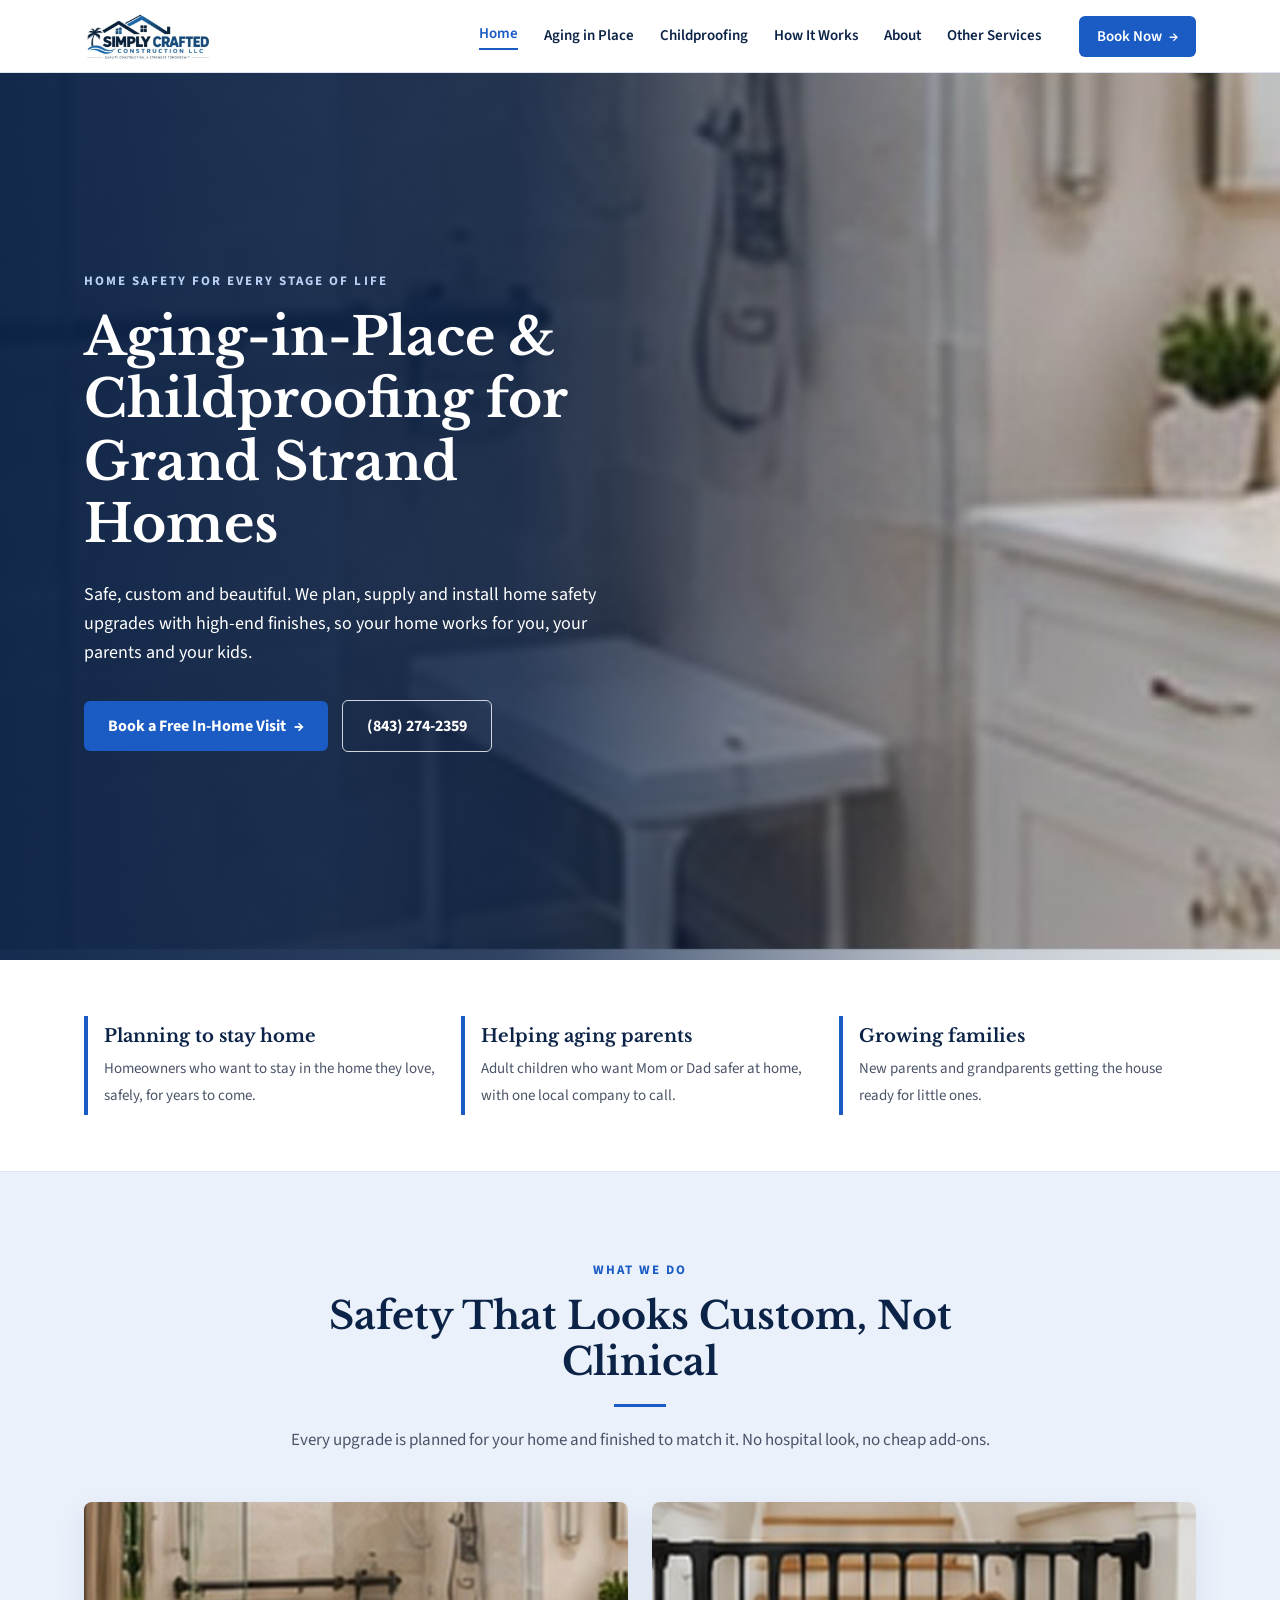
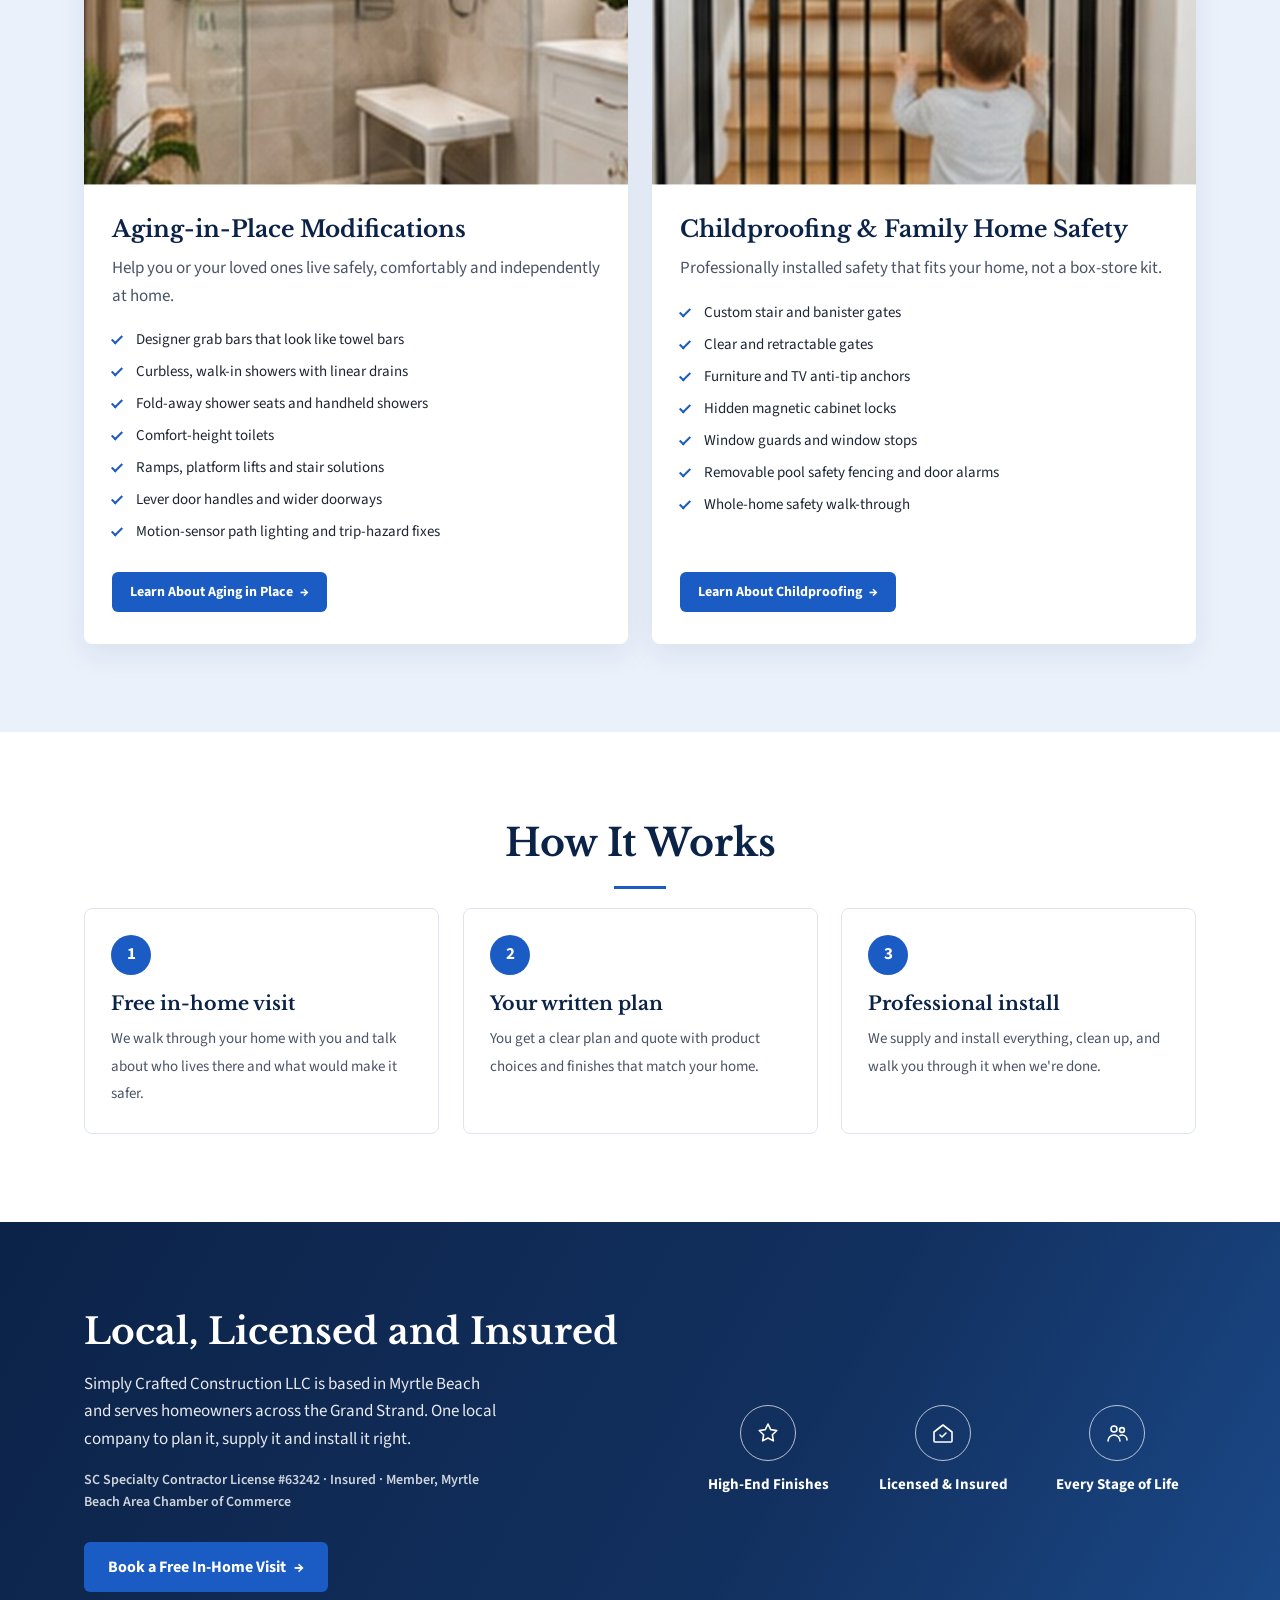
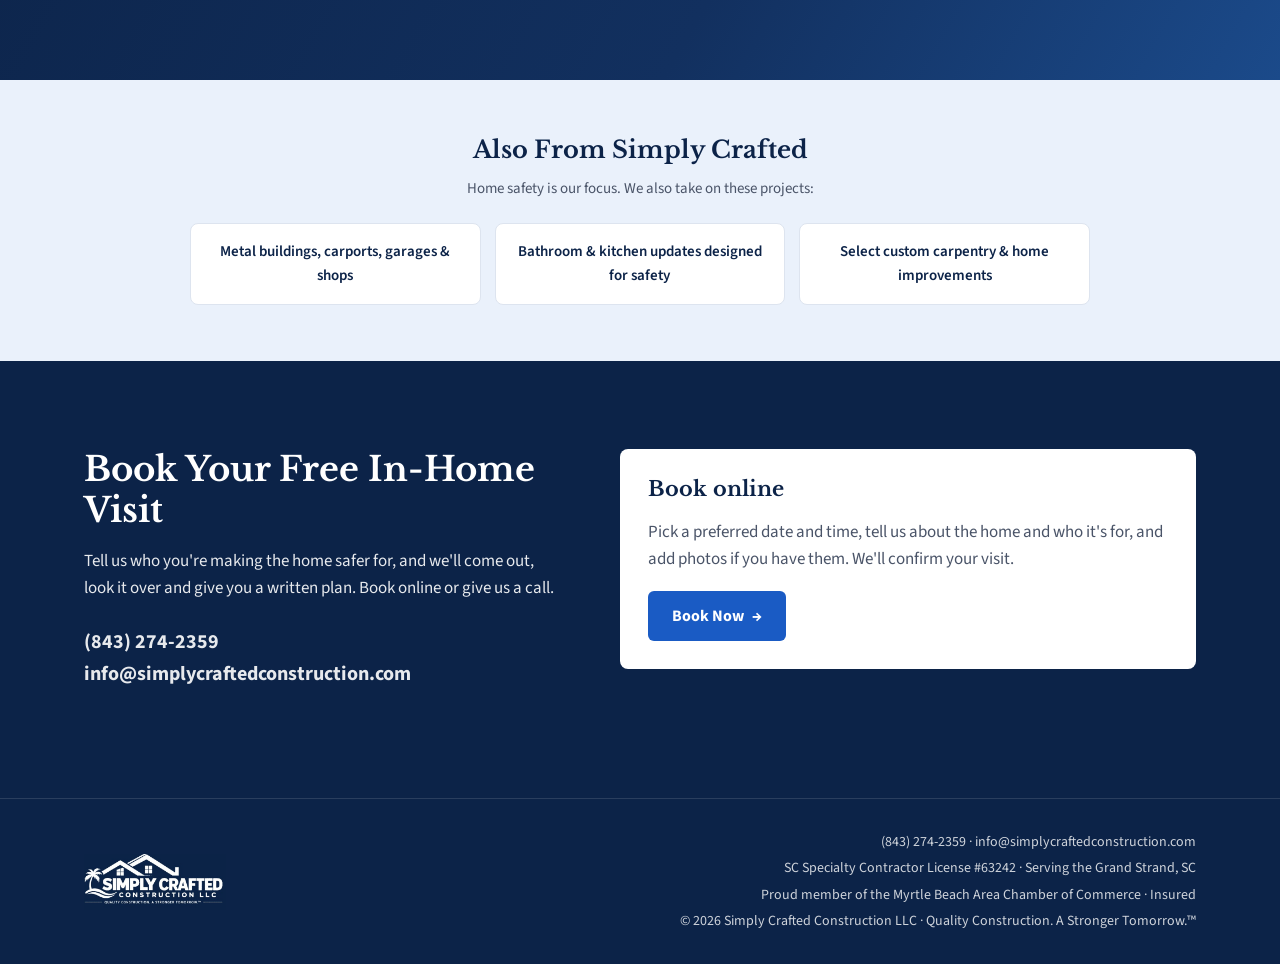
<file: index.html>
<!doctype html>
<html lang="en">
<head>
<!-- Google tag (Analytics) -->
<script async src="https://www.googletagmanager.com/gtm.js?id=GTM-NZPQBCB5"></script>
<script>
  window.dataLayer = window.dataLayer || [];
  function gtag(){dataLayer.push(arguments);}
  gtag('js', new Date());
</script>
<meta charset="utf-8">
<meta name="viewport" content="width=device-width, initial-scale=1">
<title>Aging-in-Place &amp; Childproofing Contractor | Grand Strand, SC | Simply Crafted Construction LLC</title>
<link rel="canonical" href="https://simplycraftedconstruction.com/">
<meta name="description" content="Aging-in-place modifications and childproofing for Grand Strand homes, with high-end, custom finishes. Licensed SC contractor #63242. Free in-home estimate from Simply Crafted Construction LLC.">
<link rel="icon" href="images/logo.png">
<link rel="preconnect" href="https://fonts.googleapis.com">
<link rel="preconnect" href="https://fonts.gstatic.com" crossorigin>
<link href="https://fonts.googleapis.com/css2?family=Libre+Baskerville:wght@400;700&family=Source+Sans+3:wght@400;600;700&display=swap" rel="stylesheet">
<link rel="stylesheet" href="styles.css">
<style>
  /* New-homepage additions (preview) */
  html, body { overflow-x: clip; }
  .hero { background-image: url(images/aging.jpg); }
  .hero .eyebrow-light { text-transform: uppercase; letter-spacing: .16em; font-weight: 700; font-size: 13px; color: #b9d0f5; margin: 0 0 14px; }
  .hero-actions { display: flex; flex-wrap: wrap; gap: 14px; align-items: center; }
  .btn-ghost { background: transparent; border: 1.5px solid rgba(255,255,255,.8); }
  .btn-ghost:hover { background: rgba(255,255,255,.12); }
  .who { padding: 56px 0; border-bottom: 1px solid var(--line); }
  .who-grid { display: grid; grid-template-columns: repeat(3, 1fr); gap: 20px; }
  .who-grid div { border-left: 4px solid var(--blue); padding: 6px 0 6px 16px; }
  .who-grid b { display: block; font-family: var(--serif); color: var(--navy); font-size: 18px; margin-bottom: 4px; }
  .who-grid span { color: var(--muted); font-size: 15px; }
  .card .checks { grid-template-columns: 1fr; }
  .steps { list-style: none; padding: 0; margin: 0; display: grid; grid-template-columns: repeat(3, 1fr); gap: 24px; counter-reset: step; }
  .steps li { background: var(--white); border: 1px solid var(--line); border-radius: var(--radius); padding: 26px; counter-increment: step; }
  .steps li::before { content: counter(step); display: grid; place-items: center; width: 40px; height: 40px; border-radius: 50%; background: var(--blue); color: #fff; font-weight: 700; margin-bottom: 14px; }
  .steps b { display: block; font-family: var(--serif); color: var(--navy); font-size: 19px; margin-bottom: 6px; }
  .steps span { color: var(--muted); font-size: 15px; }
  .also { background: var(--tint); padding: 56px 0; }
  .also h2 { font-size: 24px; text-align: center; }
  .also p.small { text-align: center; color: var(--muted); max-width: 620px; margin: 0 auto 22px; font-size: 15px; }
  .also-list { list-style: none; padding: 0; margin: 0 auto; max-width: 900px; display: grid; grid-template-columns: repeat(3, 1fr); gap: 14px; }
  .also-list li { background: var(--white); border: 1px solid var(--line); border-radius: var(--radius); padding: 16px; text-align: center; font-weight: 600; color: var(--navy); font-size: 15px; }
  @media (max-width: 1000px) { .who-grid, .steps, .also-list { grid-template-columns: 1fr; } }
</style>
<script>
  if ("IntersectionObserver" in window && !matchMedia("(prefers-reduced-motion: reduce)").matches) {
    document.documentElement.classList.add("reveal-on");
    setTimeout(function () { if (!window.__revealReady) document.documentElement.classList.remove("reveal-on"); }, 3000);
  }
</script>
<script src="reveal.js" defer></script>
</head>
<body>

<header class="site-header">
  <div class="wrap header-inner">
    <a href="#top" class="brand" aria-label="Simply Crafted Construction LLC home">
      <img src="images/logo.png" alt="Simply Crafted Construction LLC" width="138" height="57">
    </a>
    <button class="menu-toggle" aria-expanded="false" aria-controls="site-nav" aria-label="Open menu">
      <span></span><span></span><span></span>
    </button>
    <nav id="site-nav" class="site-nav">
      <a href="#top" class="active">Home</a>
      <a href="aging-in-place-myrtle-beach.html">Aging in Place</a>
      <a href="childproofing-myrtle-beach.html">Childproofing</a>
      <a href="#how">How It Works</a>
      <a href="#about">About</a>
      <a href="#also">Other Services</a>
      <a href="book.html" class="btn btn-sm nav-cta">Book Now <span aria-hidden="true">→</span></a>
    </nav>
  </div>
</header>

<main id="top">

  <section class="hero">
    <div class="wrap hero-inner">
      <p class="eyebrow-light" data-reveal>Home Safety for Every Stage of Life</p>
      <h1 data-reveal>Aging-in-Place &amp; Childproofing for Grand Strand Homes</h1>
      <p data-reveal>Safe, custom and beautiful. We plan, supply and install home safety upgrades with high-end finishes, so your home works for you, your parents and your kids.</p>
      <div class="hero-actions" data-reveal>
        <a href="book.html" class="btn">Book a Free In-Home Visit <span aria-hidden="true">→</span></a>
        <a href="tel:8432742359" class="btn btn-ghost contact-phone">(843) 274-2359</a>
      </div>
    </div>
  </section>

  <section class="who" aria-label="Who we help">
    <div class="wrap who-grid">
      <div data-reveal><b>Planning to stay home</b><span>Homeowners who want to stay in the home they love, safely, for years to come.</span></div>
      <div data-reveal><b>Helping aging parents</b><span>Adult children who want Mom or Dad safer at home, with one local company to call.</span></div>
      <div data-reveal><b>Growing families</b><span>New parents and grandparents getting the house ready for little ones.</span></div>
    </div>
  </section>

  <section class="safety">
    <div class="wrap">
      <p class="eyebrow" data-reveal>What We Do</p>
      <h2 class="section-title" data-reveal>Safety That Looks Custom, Not Clinical</h2>
      <p class="lede" data-reveal>Every upgrade is planned for your home and finished to match it. No hospital look, no cheap add-ons.</p>

      <div class="cards">
        <article class="card" id="aging" data-reveal="left">
          <img src="images/aging.jpg" alt="Accessible bathroom with grab bar and shower bench" loading="lazy">
          <div class="card-body">
            <h3>Aging-in-Place Modifications</h3>
            <p>Help you or your loved ones live safely, comfortably and independently at home.</p>
            <ul class="checks">
              <li>Designer grab bars that look like towel bars</li>
              <li>Curbless, walk-in showers with linear drains</li>
              <li>Fold-away shower seats and handheld showers</li>
              <li>Comfort-height toilets</li>
              <li>Ramps, platform lifts and stair solutions</li>
              <li>Lever door handles and wider doorways</li>
              <li>Motion-sensor path lighting and trip-hazard fixes</li>
            </ul>
            <a href="aging-in-place-myrtle-beach.html" class="btn btn-sm" data-service="Aging in Place">Learn About Aging in Place <span aria-hidden="true">→</span></a>
          </div>
        </article>

        <article class="card" id="childproofing" data-reveal="right">
          <img src="images/childproof.jpg" alt="Toddler at a safety gate at the bottom of a staircase" loading="lazy">
          <div class="card-body">
            <h3>Childproofing &amp; Family Home Safety</h3>
            <p>Professionally installed safety that fits your home, not a box-store kit.</p>
            <ul class="checks">
              <li>Custom stair and banister gates</li>
              <li>Clear and retractable gates</li>
              <li>Furniture and TV anti-tip anchors</li>
              <li>Hidden magnetic cabinet locks</li>
              <li>Window guards and window stops</li>
              <li>Removable pool safety fencing and door alarms</li>
              <li>Whole-home safety walk-through</li>
            </ul>
            <a href="childproofing-myrtle-beach.html" class="btn btn-sm" data-service="Childproofing">Learn About Childproofing <span aria-hidden="true">→</span></a>
          </div>
        </article>
      </div>
    </div>
  </section>

  <section id="how">
    <div class="wrap">
      <h2 class="section-title" data-reveal>How It Works</h2>
      <ol class="steps">
        <li data-reveal><b>Free in-home visit</b><span>We walk through your home with you and talk about who lives there and what would make it safer.</span></li>
        <li data-reveal><b>Your written plan</b><span>You get a clear plan and quote with product choices and finishes that match your home.</span></li>
        <li data-reveal><b>Professional install</b><span>We supply and install everything, clean up, and walk you through it when we're done.</span></li>
      </ol>
    </div>
  </section>

  <section class="area" id="about">
    <div class="wrap area-inner">
      <div data-reveal="left">
        <h2>Local, Licensed and Insured</h2>
        <p>Simply Crafted Construction LLC is based in Myrtle Beach and serves homeowners across the Grand Strand. One local company to plan it, supply it and install it right.</p>
        <p class="license">SC Specialty Contractor License #63242 · Insured · Member, Myrtle Beach Area Chamber of Commerce</p>
        <a href="book.html" class="btn">Book a Free In-Home Visit <span aria-hidden="true">→</span></a>
      </div>
      <ul class="values">
        <li data-reveal="zoom">
          <span class="icon"><svg viewBox="0 0 24 24" aria-hidden="true"><path d="M12 3l2.7 5.6 6.1.9-4.4 4.3 1 6.1L12 17l-5.4 2.9 1-6.1-4.4-4.3 6.1-.9z"/></svg></span>
          High-End Finishes
        </li>
        <li data-reveal="zoom">
          <span class="icon"><svg viewBox="0 0 24 24" aria-hidden="true"><path d="M3 11l9-7 9 7v9a1 1 0 0 1-1 1H4a1 1 0 0 1-1-1z"/><path d="M9 14l2 2 4-4"/></svg></span>
          Licensed &amp; Insured
        </li>
        <li data-reveal="zoom">
          <span class="icon"><svg viewBox="0 0 24 24" aria-hidden="true"><circle cx="9" cy="8" r="3"/><circle cx="17" cy="9" r="2.4"/><path d="M3 20c0-3.3 2.7-6 6-6s6 2.7 6 6"/><path d="M15 14.5c.6-.3 1.3-.5 2-.5 2.8 0 5 2.2 5 5"/></svg></span>
          Every Stage of Life
        </li>
      </ul>
    </div>
  </section>

  <section class="also" id="also">
    <div class="wrap">
      <h2>Also From Simply Crafted</h2>
      <p class="small">Home safety is our focus. We also take on these projects:</p>
      <ul class="also-list">
        <li>Metal buildings, carports, garages &amp; shops</li>
        <li>Bathroom &amp; kitchen updates designed for safety</li>
        <li>Select custom carpentry &amp; home improvements</li>
      </ul>
    </div>
  </section>

  <section class="estimate" id="estimate">
    <div class="wrap estimate-inner">
      <div class="estimate-copy" data-reveal="left">
        <h2>Book Your Free In-Home Visit</h2>
        <p>Tell us who you're making the home safer for, and we'll come out, look it over and give you a written plan. Book online or give us a call.</p>
        <p class="contact-line">
          <a href="tel:8432742359" class="contact-phone">(843) 274-2359</a><br>
          <a href="mailto:info@simplycraftedconstruction.com" class="contact-email">info@simplycraftedconstruction.com</a>
        </p>
      </div>
      <div class="estimate-form book-cta" data-reveal="right">
        <h3>Book online</h3>
        <p>Pick a preferred date and time, tell us about the home and who it's for, and add photos if you have them. We'll confirm your visit.</p>
        <a href="book.html" class="btn full">Book Now <span aria-hidden="true">→</span></a>
      </div>
    </div>
  </section>

</main>

<footer class="site-footer">
  <div class="wrap footer-inner">
    <img src="images/logo-white.png" alt="Simply Crafted Construction LLC" width="168" height="66">
    <div class="footer-text">
      <p><a href="tel:8432742359"><span class="contact-phone-text">(843) 274-2359</span></a> · <a href="mailto:info@simplycraftedconstruction.com"><span class="contact-email-text">info@simplycraftedconstruction.com</span></a></p>
      <p>SC Specialty Contractor License #63242 · Serving the Grand Strand, SC</p>
      <p class="chamber-member">Proud member of the <a href="https://www.myrtlebeachareachamber.com/" target="_blank" rel="noopener">Myrtle Beach Area Chamber of Commerce</a> · Insured</p>
      <p>© <span id="year">2026</span> Simply Crafted Construction LLC · Quality Construction. A Stronger Tomorrow.™</p>
    </div>
  </div>
</footer>

<script>
  const BUSINESS_PHONE = "(843) 274-2359";
  const BUSINESS_EMAIL = "info@simplycraftedconstruction.com";
  document.querySelectorAll(".contact-phone").forEach(a => { a.textContent = BUSINESS_PHONE; a.href = "tel:" + BUSINESS_PHONE.replace(/[^\d+]/g, ""); });
  document.querySelectorAll(".contact-email").forEach(a => { a.textContent = BUSINESS_EMAIL; a.href = "mailto:" + BUSINESS_EMAIL; });
  document.querySelectorAll(".contact-phone-text").forEach(s => s.textContent = BUSINESS_PHONE);
  document.querySelectorAll(".contact-email-text").forEach(s => s.textContent = BUSINESS_EMAIL);
  document.getElementById("year").textContent = new Date().getFullYear();
  const toggle = document.querySelector(".menu-toggle");
  const nav = document.getElementById("site-nav");
  toggle.addEventListener("click", () => { const open = nav.classList.toggle("open"); toggle.setAttribute("aria-expanded", open); });
  nav.querySelectorAll("a").forEach(a => a.addEventListener("click", () => { nav.classList.remove("open"); toggle.setAttribute("aria-expanded", false); }));
</script>
</body>
</html>
</file>
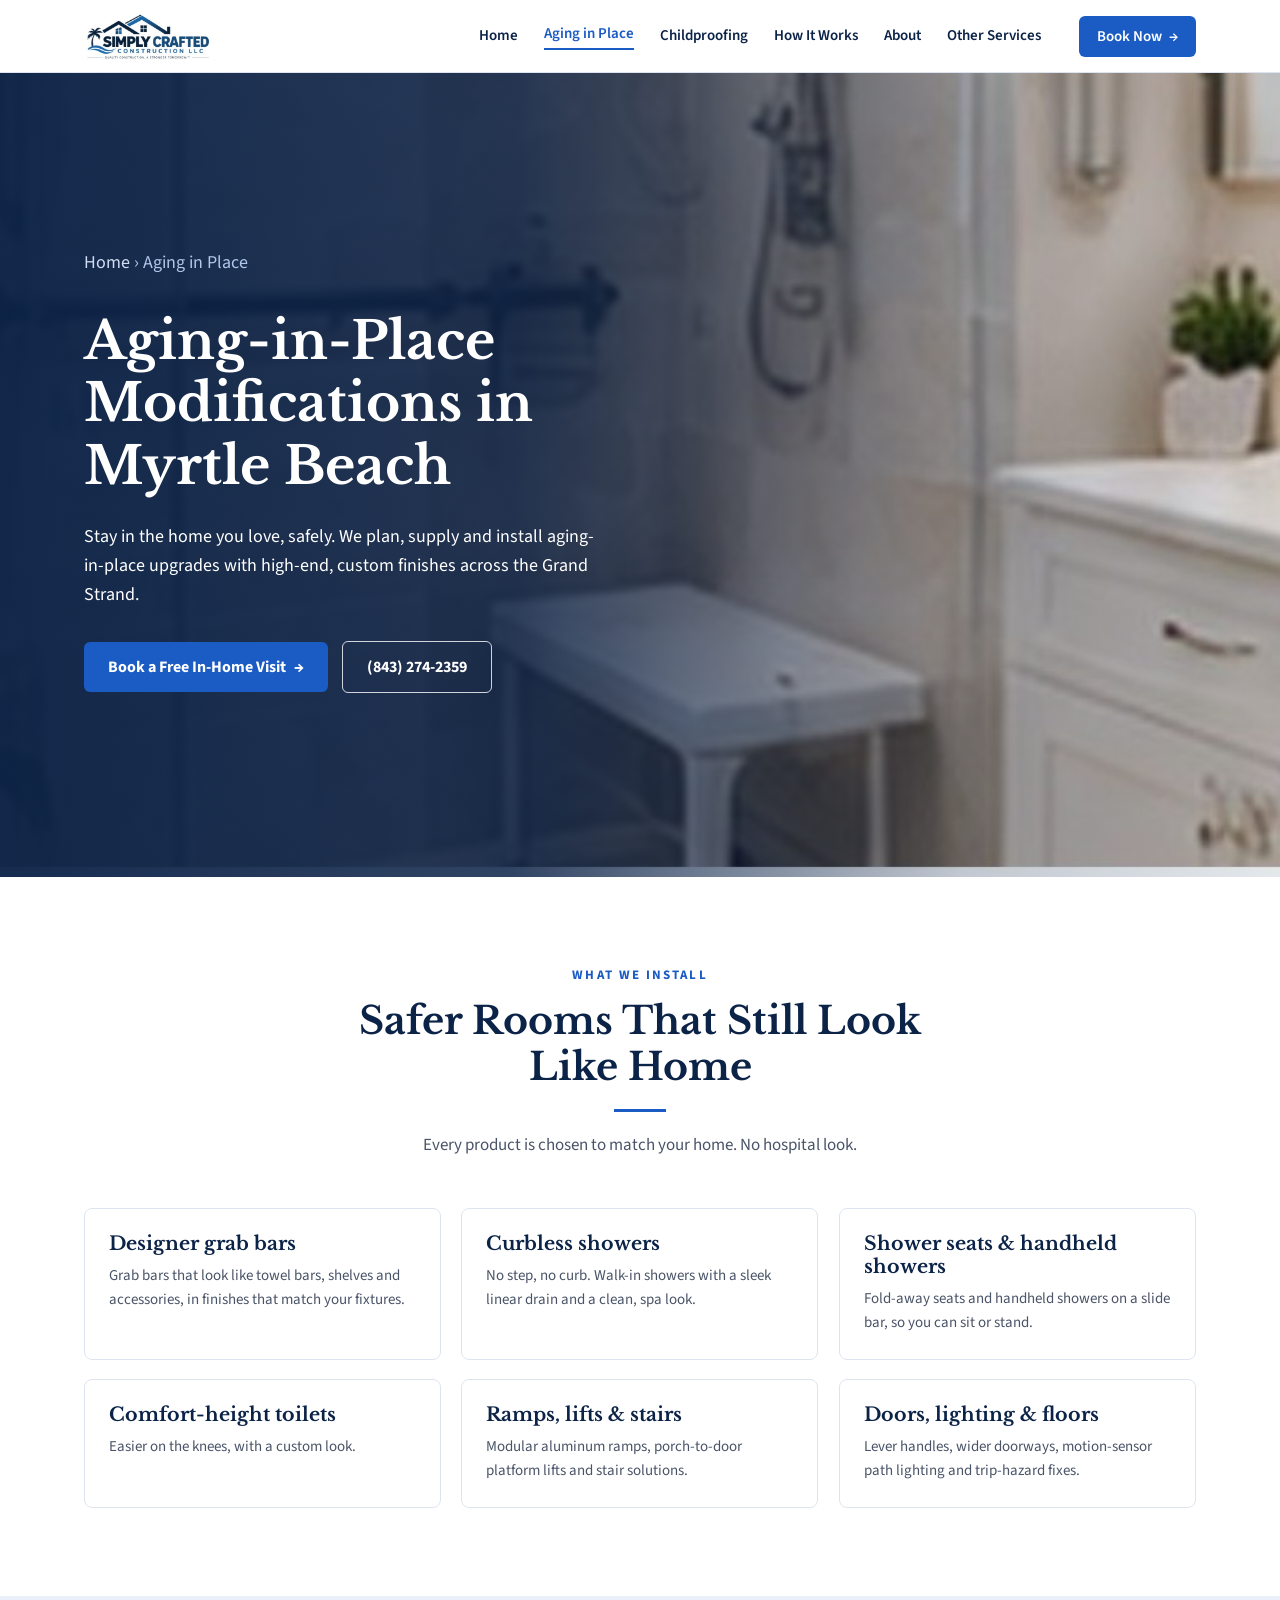
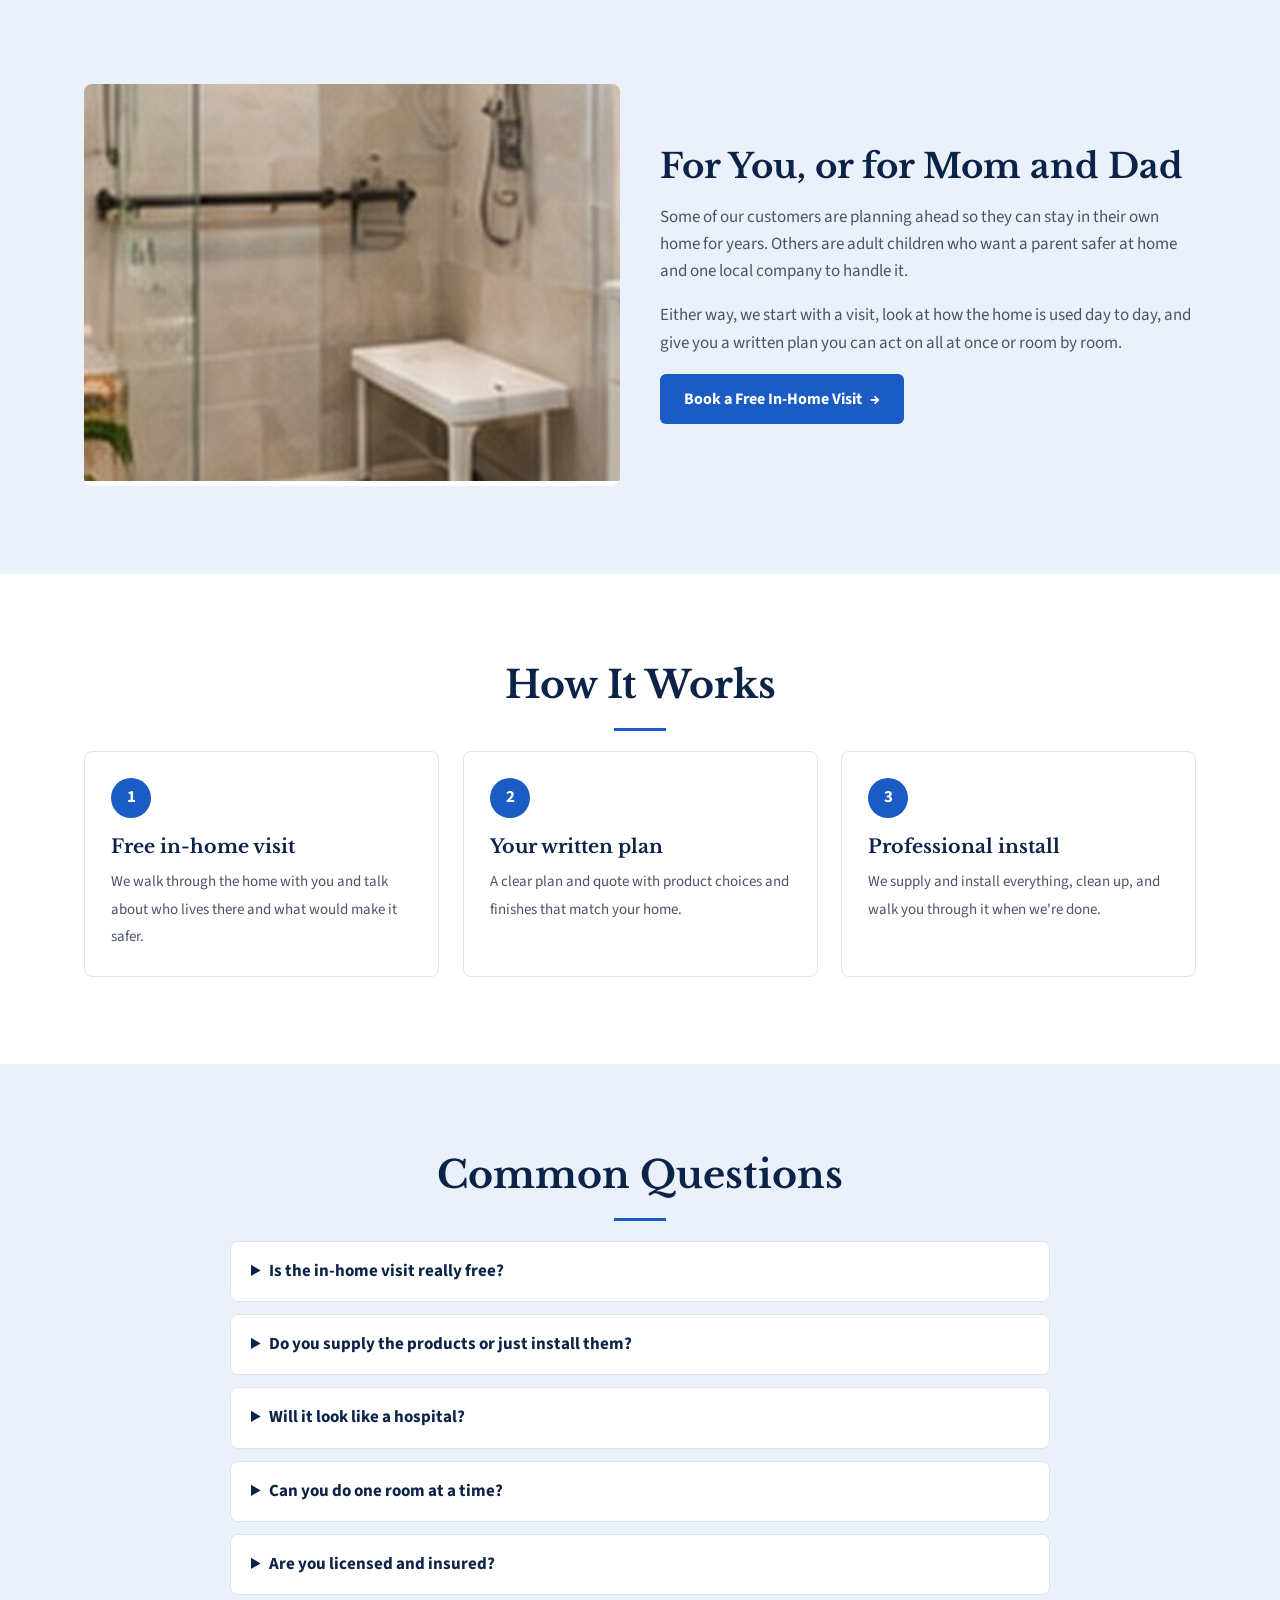
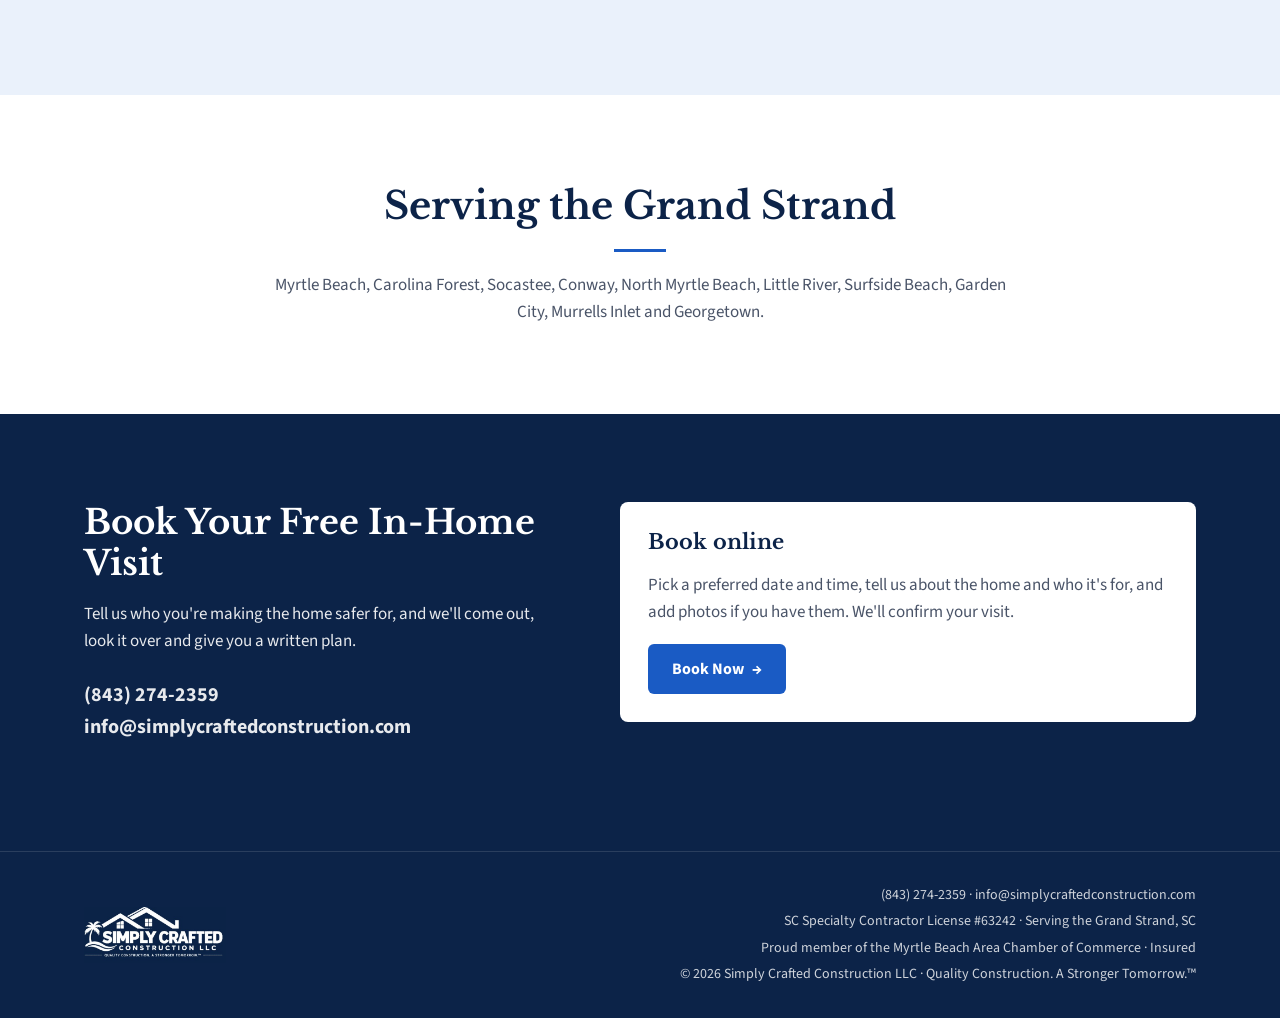
<file: aging-in-place-myrtle-beach.html>
<!doctype html>
<html lang="en">
<head>
<!-- Google tag (Analytics) -->
<script async src="https://www.googletagmanager.com/gtm.js?id=GTM-NZPQBCB5"></script>
<script>
  window.dataLayer = window.dataLayer || [];
  function gtag(){dataLayer.push(arguments);}
  gtag('js', new Date());
</script>
<meta charset="utf-8">
<meta name="viewport" content="width=device-width, initial-scale=1">
<title>Aging-in-Place Modifications in Myrtle Beach &amp; the Grand Strand | Simply Crafted Construction LLC</title>
<link rel="canonical" href="https://simplycraftedconstruction.com/aging-in-place-myrtle-beach.html">
<meta name="description" content="Aging-in-place home modifications in Myrtle Beach and the Grand Strand: designer grab bars, curbless showers, comfort-height toilets, ramps, lifts and more, with high-end finishes. Licensed SC contractor #63242. Free in-home visit.">
<link rel="icon" href="images/logo.png">
<link rel="preconnect" href="https://fonts.googleapis.com">
<link rel="preconnect" href="https://fonts.gstatic.com" crossorigin>
<link href="https://fonts.googleapis.com/css2?family=Libre+Baskerville:wght@400;700&family=Source+Sans+3:wght@400;600;700&display=swap" rel="stylesheet">
<link rel="stylesheet" href="styles.css">
<link rel="stylesheet" href="page.css">
<style>.hero { background-image: url(images/aging.jpg); }</style>
<script>
  if ("IntersectionObserver" in window && !matchMedia("(prefers-reduced-motion: reduce)").matches) {
    document.documentElement.classList.add("reveal-on");
    setTimeout(function () { if (!window.__revealReady) document.documentElement.classList.remove("reveal-on"); }, 3000);
  }
</script>
<script src="reveal.js" defer></script>
</head>
<body>

<header class="site-header">
  <div class="wrap header-inner">
    <a href="/" class="brand" aria-label="Simply Crafted Construction LLC home">
      <img src="images/logo.png" alt="Simply Crafted Construction LLC" width="138" height="57">
    </a>
    <button class="menu-toggle" aria-expanded="false" aria-controls="site-nav" aria-label="Open menu">
      <span></span><span></span><span></span>
    </button>
    <nav id="site-nav" class="site-nav">
      <a href="/">Home</a>
      <a href="aging-in-place-myrtle-beach.html" class="active">Aging in Place</a>
      <a href="childproofing-myrtle-beach.html">Childproofing</a>
      <a href="/#how">How It Works</a>
      <a href="/#about">About</a>
      <a href="/#also">Other Services</a>
      <a href="book.html" class="btn btn-sm nav-cta">Book Now <span aria-hidden="true">→</span></a>
    </nav>
  </div>
</header>

<main id="top">

  <section class="hero svc-hero">
    <div class="wrap hero-inner">
      <p class="crumbs"><a href="/">Home</a> › Aging in Place</p>
      <h1 data-reveal>Aging-in-Place Modifications in Myrtle Beach</h1>
      <p data-reveal>Stay in the home you love, safely. We plan, supply and install aging-in-place upgrades with high-end, custom finishes across the Grand Strand.</p>
      <div class="hero-actions" data-reveal>
        <a href="book.html" class="btn" data-service="Aging in Place">Book a Free In-Home Visit <span aria-hidden="true">→</span></a>
        <a href="tel:8432742359" class="btn btn-ghost contact-phone">(843) 274-2359</a>
      </div>
    </div>
  </section>

  <section>
    <div class="wrap">
      <p class="eyebrow" data-reveal>What We Install</p>
      <h2 class="section-title" data-reveal>Safer Rooms That Still Look Like Home</h2>
      <p class="lede" data-reveal>Every product is chosen to match your home. No hospital look.</p>
      <div class="feature-grid">
        <div class="feature" data-reveal><h3>Designer grab bars</h3><p>Grab bars that look like towel bars, shelves and accessories, in finishes that match your fixtures.</p></div>
        <div class="feature" data-reveal><h3>Curbless showers</h3><p>No step, no curb. Walk-in showers with a sleek linear drain and a clean, spa look.</p></div>
        <div class="feature" data-reveal><h3>Shower seats &amp; handheld showers</h3><p>Fold-away seats and handheld showers on a slide bar, so you can sit or stand.</p></div>
        <div class="feature" data-reveal><h3>Comfort-height toilets</h3><p>Easier on the knees, with a custom look.</p></div>
        <div class="feature" data-reveal><h3>Ramps, lifts &amp; stairs</h3><p>Modular aluminum ramps, porch-to-door platform lifts and stair solutions.</p></div>
        <div class="feature" data-reveal><h3>Doors, lighting &amp; floors</h3><p>Lever handles, wider doorways, motion-sensor path lighting and trip-hazard fixes.</p></div>
      </div>
    </div>
  </section>

  <section class="safety">
    <div class="wrap split">
      <img data-reveal="left" src="images/aging.jpg" alt="Bathroom with grab bar and shower bench" loading="lazy">
      <div data-reveal="right">
        <h2>For You, or for Mom and Dad</h2>
        <p>Some of our customers are planning ahead so they can stay in their own home for years. Others are adult children who want a parent safer at home and one local company to handle it.</p>
        <p>Either way, we start with a visit, look at how the home is used day to day, and give you a written plan you can act on all at once or room by room.</p>
        <a href="book.html" class="btn" data-service="Aging in Place">Book a Free In-Home Visit <span aria-hidden="true">→</span></a>
      </div>
    </div>
  </section>

  <section>
    <div class="wrap">
      <h2 class="section-title" data-reveal>How It Works</h2>
      <ol class="steps">
        <li data-reveal><b>Free in-home visit</b><span>We walk through the home with you and talk about who lives there and what would make it safer.</span></li>
        <li data-reveal><b>Your written plan</b><span>A clear plan and quote with product choices and finishes that match your home.</span></li>
        <li data-reveal><b>Professional install</b><span>We supply and install everything, clean up, and walk you through it when we're done.</span></li>
      </ol>
    </div>
  </section>

  <section class="safety">
    <div class="wrap">
      <h2 class="section-title" data-reveal>Common Questions</h2>
      <div class="faq">
        <details><summary>Is the in-home visit really free?</summary><p>Yes. We come out, look at the home with you and give you a written plan and quote.</p></details>
        <details><summary>Do you supply the products or just install them?</summary><p>Both. We supply and install, so you have one company responsible for the whole job.</p></details>
        <details><summary>Will it look like a hospital?</summary><p>No. We focus on high-end, custom finishes that match your home, like grab bars that look like towel bars.</p></details>
        <details><summary>Can you do one room at a time?</summary><p>Yes. Many people start with the bathroom and add more later. Your plan shows what to do first.</p></details>
        <details><summary>Are you licensed and insured?</summary><p>Yes. Simply Crafted Construction LLC holds South Carolina Specialty Contractor License #63242 and is insured.</p></details>
      </div>
    </div>
  </section>

  <section>
    <div class="wrap">
      <h2 class="section-title" data-reveal>Serving the Grand Strand</h2>
      <p class="towns" data-reveal>Myrtle Beach, Carolina Forest, Socastee, Conway, North Myrtle Beach, Little River, Surfside Beach, Garden City, Murrells Inlet and Georgetown.</p>
    </div>
  </section>

  <section class="estimate" id="estimate">
    <div class="wrap estimate-inner">
      <div class="estimate-copy" data-reveal="left">
        <h2>Book Your Free In-Home Visit</h2>
        <p>Tell us who you're making the home safer for, and we'll come out, look it over and give you a written plan.</p>
        <p class="contact-line">
          <a href="tel:8432742359" class="contact-phone">(843) 274-2359</a><br>
          <a href="mailto:info@simplycraftedconstruction.com" class="contact-email">info@simplycraftedconstruction.com</a>
        </p>
      </div>
      <div class="estimate-form book-cta" data-reveal="right">
        <h3>Book online</h3>
        <p>Pick a preferred date and time, tell us about the home and who it's for, and add photos if you have them. We'll confirm your visit.</p>
        <a href="book.html" class="btn full">Book Now <span aria-hidden="true">→</span></a>
      </div>
    </div>
  </section>

</main>

<footer class="site-footer">
  <div class="wrap footer-inner">
    <img src="images/logo-white.png" alt="Simply Crafted Construction LLC" width="168" height="66">
    <div class="footer-text">
      <p><a href="tel:8432742359"><span class="contact-phone-text">(843) 274-2359</span></a> · <a href="mailto:info@simplycraftedconstruction.com"><span class="contact-email-text">info@simplycraftedconstruction.com</span></a></p>
      <p>SC Specialty Contractor License #63242 · Serving the Grand Strand, SC</p>
      <p class="chamber-member">Proud member of the <a href="https://www.myrtlebeachareachamber.com/" target="_blank" rel="noopener">Myrtle Beach Area Chamber of Commerce</a> · Insured</p>
      <p>© <span id="year">2026</span> Simply Crafted Construction LLC · Quality Construction. A Stronger Tomorrow.™</p>
    </div>
  </div>
</footer>

<script>
  const BUSINESS_PHONE = "(843) 274-2359";
  const BUSINESS_EMAIL = "info@simplycraftedconstruction.com";
  document.querySelectorAll(".contact-phone").forEach(a => { a.textContent = BUSINESS_PHONE; a.href = "tel:" + BUSINESS_PHONE.replace(/[^\d+]/g, ""); });
  document.querySelectorAll(".contact-email").forEach(a => { a.textContent = BUSINESS_EMAIL; a.href = "mailto:" + BUSINESS_EMAIL; });
  document.querySelectorAll(".contact-phone-text").forEach(s => s.textContent = BUSINESS_PHONE);
  document.querySelectorAll(".contact-email-text").forEach(s => s.textContent = BUSINESS_EMAIL);
  document.getElementById("year").textContent = new Date().getFullYear();
  const toggle = document.querySelector(".menu-toggle");
  const nav = document.getElementById("site-nav");
  toggle.addEventListener("click", () => { const open = nav.classList.toggle("open"); toggle.setAttribute("aria-expanded", open); });
  nav.querySelectorAll("a").forEach(a => a.addEventListener("click", () => { nav.classList.remove("open"); toggle.setAttribute("aria-expanded", false); }));
</script>
</body>
</html>
</file>
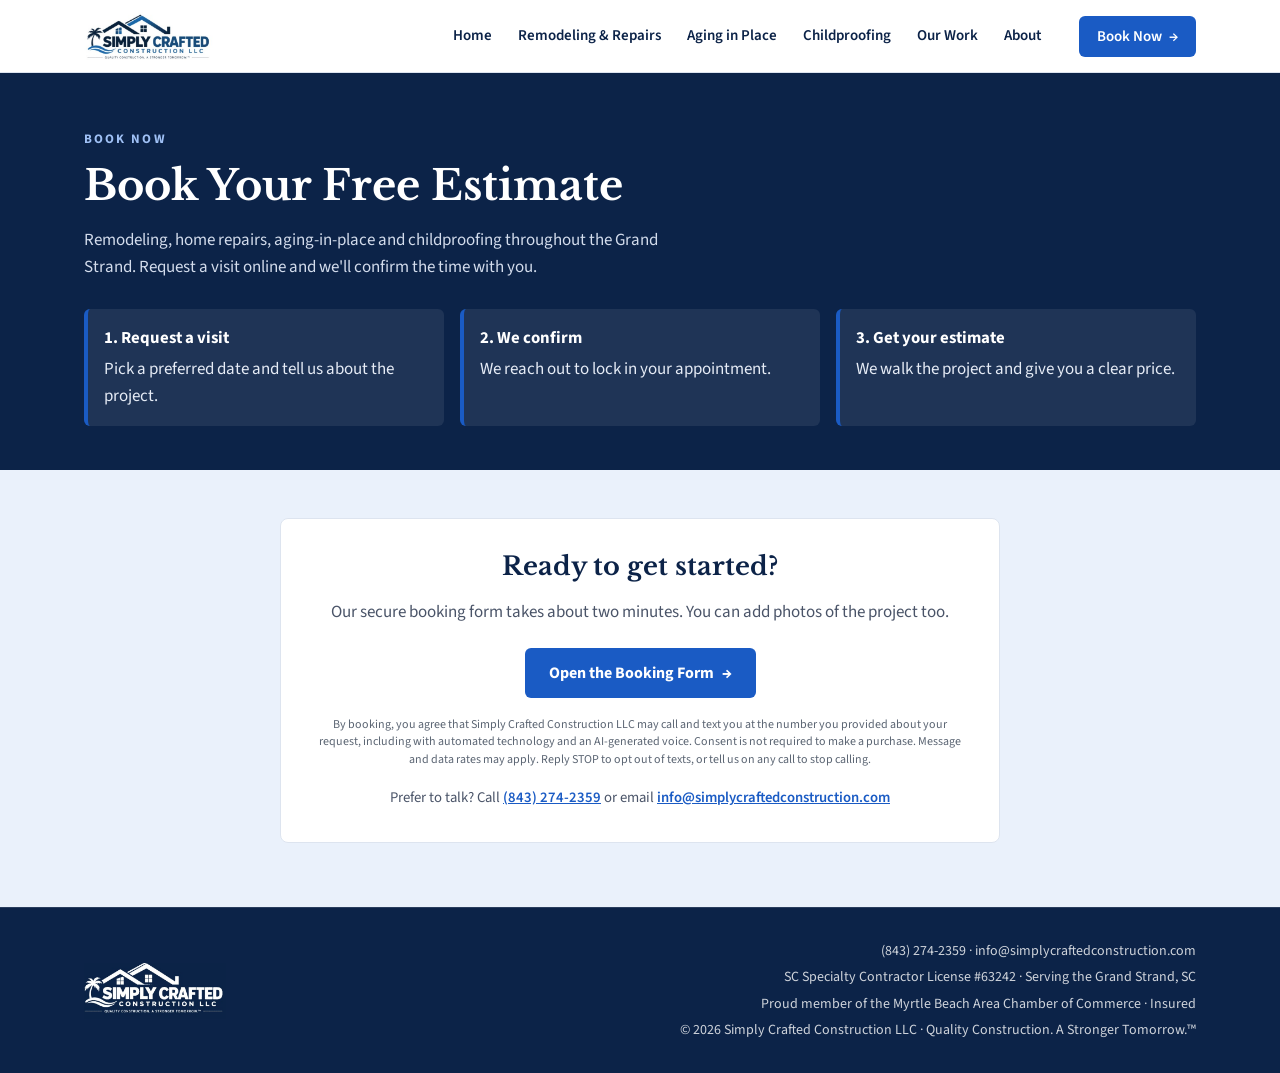
<file: book.html>
<!doctype html>
<html lang="en">
<head>
<!-- Google tag (Analytics) -->
<script async src="https://www.googletagmanager.com/gtm.js?id=GTM-NZPQBCB5"></script>
<script>
  window.dataLayer = window.dataLayer || [];
  function gtag(){dataLayer.push(arguments);}
  gtag('js', new Date());
</script>
<meta charset="utf-8">
<meta name="viewport" content="width=device-width, initial-scale=1">
<title>Book Now | Simply Crafted Construction LLC | Grand Strand, SC</title>
<link rel="canonical" href="https://simplycraftedconstruction.com/book.html">
<meta name="description" content="Book a free remodeling or home repair estimate with Simply Crafted Construction LLC in the Grand Strand, SC.">
<link rel="icon" href="images/logo.png">
<link rel="preconnect" href="https://fonts.googleapis.com">
<link rel="preconnect" href="https://fonts.gstatic.com" crossorigin>
<link href="https://fonts.googleapis.com/css2?family=Libre+Baskerville:wght@400;700&family=Source+Sans+3:wght@400;600;700&display=swap" rel="stylesheet">
<link rel="stylesheet" href="styles.css">
<script>
  // Turn on scroll animations only if supported and the visitor allows motion.
  if ("IntersectionObserver" in window && !matchMedia("(prefers-reduced-motion: reduce)").matches) {
    document.documentElement.classList.add("reveal-on");
    setTimeout(function () { if (!window.__revealReady) document.documentElement.classList.remove("reveal-on"); }, 3000);
  }
</script>
<script src="reveal.js" defer></script>
</head>
<body>

<header class="site-header">
  <div class="wrap header-inner">
    <a href="index.html" class="brand" aria-label="Simply Crafted Construction LLC home">
      <img src="images/logo.png" alt="Simply Crafted Construction LLC" width="138" height="57">
    </a>
    <button class="menu-toggle" aria-expanded="false" aria-controls="site-nav" aria-label="Open menu">
      <span></span><span></span><span></span>
    </button>
    <nav id="site-nav" class="site-nav">
      <a href="index.html">Home</a>
      <a href="index.html#services">Remodeling &amp; Repairs</a>
      <a href="index.html#aging">Aging in Place</a>
      <a href="index.html#childproofing">Childproofing</a>
      <a href="index.html#work">Our Work</a>
      <a href="index.html#about">About</a>
      <a href="book.html" class="btn btn-sm nav-cta">Book Now <span aria-hidden="true">→</span></a>
    </nav>
  </div>
</header>

<main>
  <section class="book-hero">
    <div class="wrap">
      <p class="eyebrow" style="color:#9fc0f5;text-align:left">Book Now</p>
      <h1 data-reveal>Book Your Free Estimate</h1>
      <p data-reveal>Remodeling, home repairs, aging-in-place and childproofing throughout the Grand Strand. Request a visit online and we'll confirm the time with you.</p>
      <div class="book-steps">
        <div data-reveal><b>1. Request a visit</b>Pick a preferred date and tell us about the project.</div>
        <div data-reveal><b>2. We confirm</b>We reach out to lock in your appointment.</div>
        <div data-reveal><b>3. Get your estimate</b>We walk the project and give you a clear price.</div>
      </div>
    </div>
  </section>

  <section class="book-main">
    <div class="wrap">
      <div class="book-card" data-reveal="zoom">
        <h2>Ready to get started?</h2>
        <p>Our secure booking form takes about two minutes. You can add photos of the project too.</p>
        <a href="https://simplycrafted.dripjobs.com" class="btn">Open the Booking Form <span aria-hidden="true">→</span></a>
        <p class="small consent" style="font-size:12px;line-height:1.45;color:#5b6573">By booking, you agree that Simply Crafted Construction LLC may call and text you at the number you provided about your request, including with automated technology and an AI-generated voice. Consent is not required to make a purchase. Message and data rates may apply. Reply STOP to opt out of texts, or tell us on any call to stop calling.</p>
<p class="small">Prefer to talk? Call <a href="tel:8432742359" style="color:var(--blue);font-weight:600">(843) 274-2359</a> or email <a href="mailto:info@simplycraftedconstruction.com" style="color:var(--blue);font-weight:600">info@simplycraftedconstruction.com</a></p>
      </div>
    </div>
  </section>
</main>

<footer class="site-footer">
  <div class="wrap footer-inner">
    <img src="images/logo-white.png" alt="Simply Crafted Construction LLC" width="168" height="66">
    <div class="footer-text">
      <p><a href="tel:8432742359">(843) 274-2359</a> · <a href="mailto:info@simplycraftedconstruction.com">info@simplycraftedconstruction.com</a></p>
      <p>SC Specialty Contractor License #63242 · Serving the Grand Strand, SC</p>
      <p class="chamber-member">Proud member of the <a href="https://www.myrtlebeachareachamber.com/" target="_blank" rel="noopener">Myrtle Beach Area Chamber of Commerce</a> · Insured</p>
      <p>© <span id="year">2026</span> Simply Crafted Construction LLC · Quality Construction. A Stronger Tomorrow.™</p>
    </div>
  </div>
</footer>

<script>
  document.getElementById("year").textContent = new Date().getFullYear();
  const toggle = document.querySelector(".menu-toggle"), nav = document.getElementById("site-nav");
  toggle.addEventListener("click", () => { const open = nav.classList.toggle("open"); toggle.setAttribute("aria-expanded", open); });
</script>
</body>
</html>
</file>
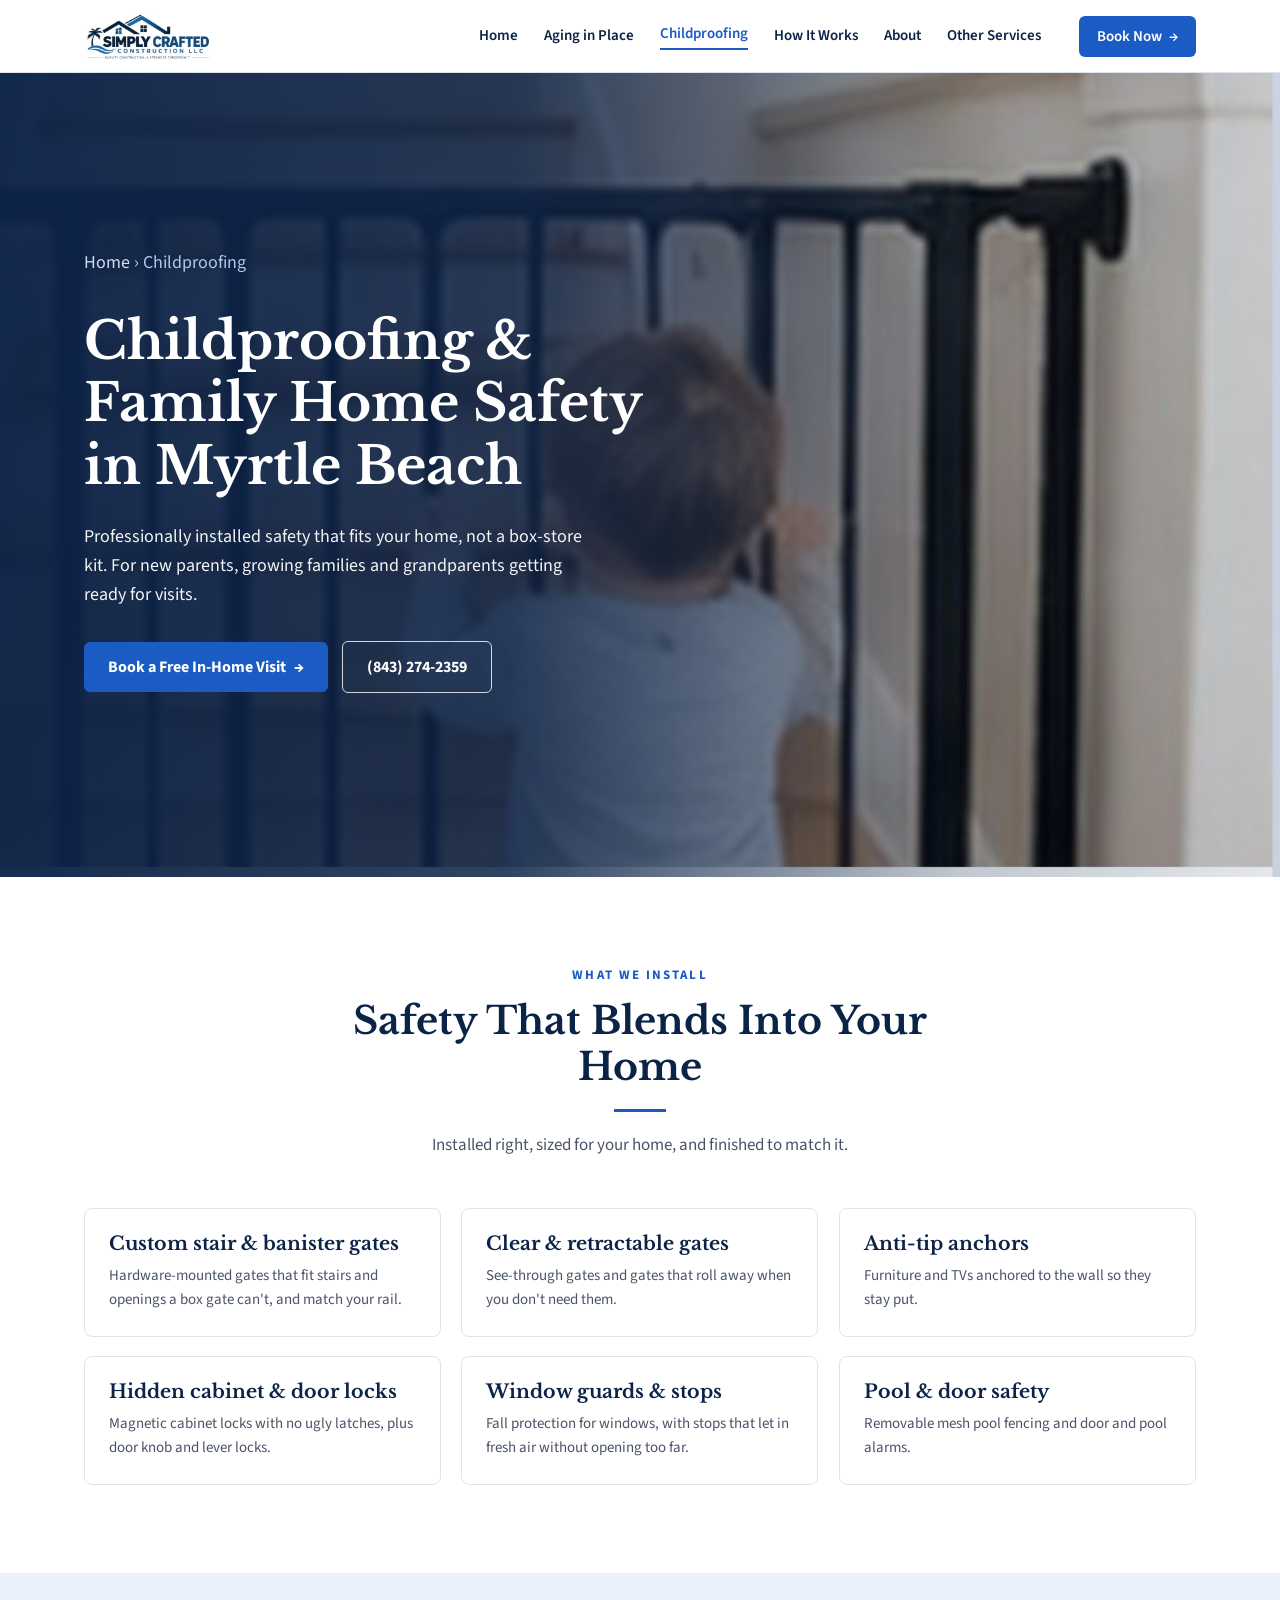
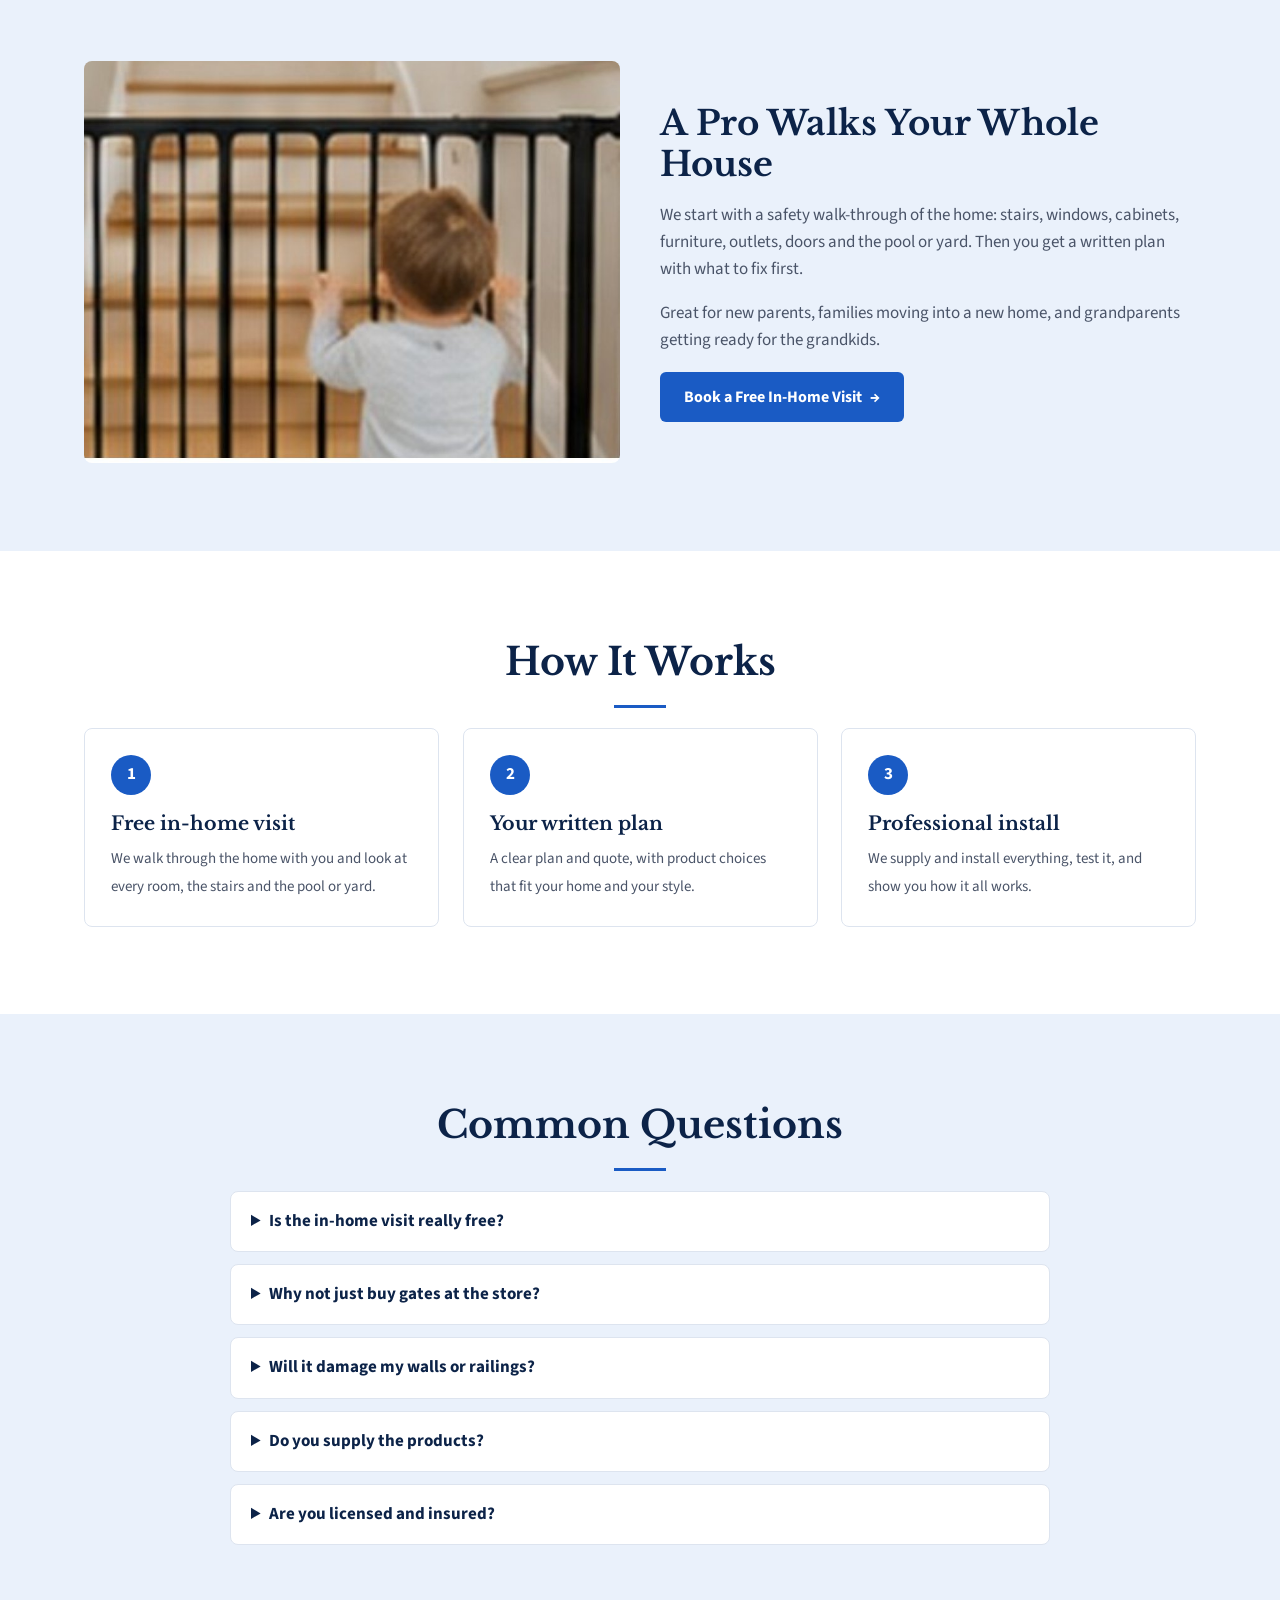
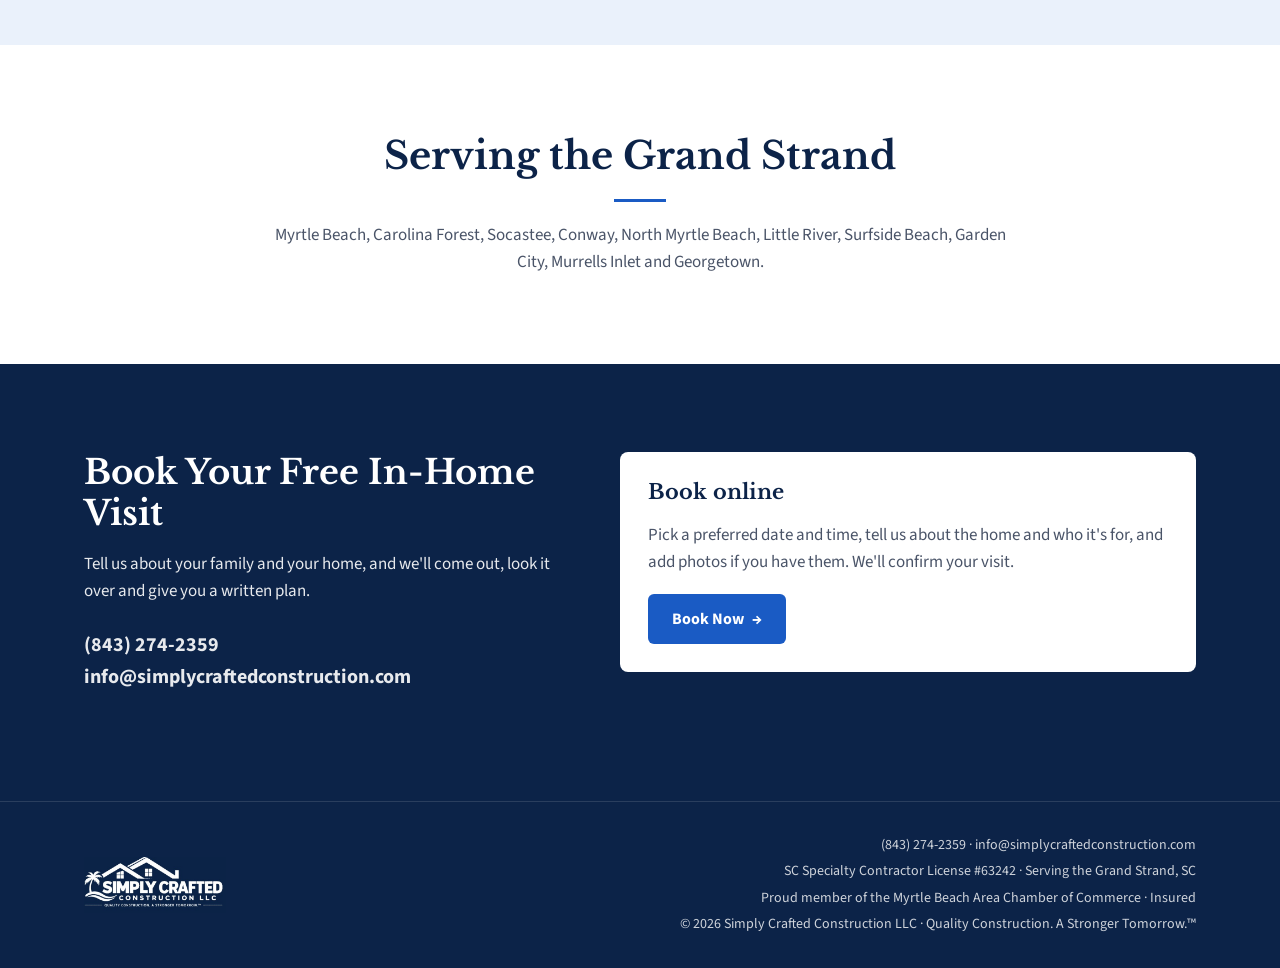
<file: childproofing-myrtle-beach.html>
<!doctype html>
<html lang="en">
<head>
<!-- Google tag (Analytics) -->
<script async src="https://www.googletagmanager.com/gtm.js?id=GTM-NZPQBCB5"></script>
<script>
  window.dataLayer = window.dataLayer || [];
  function gtag(){dataLayer.push(arguments);}
  gtag('js', new Date());
</script>
<meta charset="utf-8">
<meta name="viewport" content="width=device-width, initial-scale=1">
<title>Childproofing &amp; Home Safety in Myrtle Beach &amp; the Grand Strand | Simply Crafted Construction LLC</title>
<link rel="canonical" href="https://simplycraftedconstruction.com/childproofing-myrtle-beach.html">
<meta name="description" content="Professional childproofing in Myrtle Beach and the Grand Strand: custom stair gates, anti-tip anchors, hidden cabinet locks, window guards, pool safety fencing and whole-home safety walk-throughs. Licensed SC contractor #63242. Free in-home visit.">
<link rel="icon" href="images/logo.png">
<link rel="preconnect" href="https://fonts.googleapis.com">
<link rel="preconnect" href="https://fonts.gstatic.com" crossorigin>
<link href="https://fonts.googleapis.com/css2?family=Libre+Baskerville:wght@400;700&family=Source+Sans+3:wght@400;600;700&display=swap" rel="stylesheet">
<link rel="stylesheet" href="styles.css">
<link rel="stylesheet" href="page.css">
<style>.hero { background-image: url(images/childproof.jpg); }</style>
<script>
  if ("IntersectionObserver" in window && !matchMedia("(prefers-reduced-motion: reduce)").matches) {
    document.documentElement.classList.add("reveal-on");
    setTimeout(function () { if (!window.__revealReady) document.documentElement.classList.remove("reveal-on"); }, 3000);
  }
</script>
<script src="reveal.js" defer></script>
</head>
<body>

<header class="site-header">
  <div class="wrap header-inner">
    <a href="/" class="brand" aria-label="Simply Crafted Construction LLC home">
      <img src="images/logo.png" alt="Simply Crafted Construction LLC" width="138" height="57">
    </a>
    <button class="menu-toggle" aria-expanded="false" aria-controls="site-nav" aria-label="Open menu">
      <span></span><span></span><span></span>
    </button>
    <nav id="site-nav" class="site-nav">
      <a href="/">Home</a>
      <a href="aging-in-place-myrtle-beach.html">Aging in Place</a>
      <a href="childproofing-myrtle-beach.html" class="active">Childproofing</a>
      <a href="/#how">How It Works</a>
      <a href="/#about">About</a>
      <a href="/#also">Other Services</a>
      <a href="book.html" class="btn btn-sm nav-cta">Book Now <span aria-hidden="true">→</span></a>
    </nav>
  </div>
</header>

<main id="top">

  <section class="hero svc-hero">
    <div class="wrap hero-inner">
      <p class="crumbs"><a href="/">Home</a> › Childproofing</p>
      <h1 data-reveal>Childproofing &amp; Family Home Safety in Myrtle Beach</h1>
      <p data-reveal>Professionally installed safety that fits your home, not a box-store kit. For new parents, growing families and grandparents getting ready for visits.</p>
      <div class="hero-actions" data-reveal>
        <a href="book.html" class="btn" data-service="Childproofing">Book a Free In-Home Visit <span aria-hidden="true">→</span></a>
        <a href="tel:8432742359" class="btn btn-ghost contact-phone">(843) 274-2359</a>
      </div>
    </div>
  </section>

  <section>
    <div class="wrap">
      <p class="eyebrow" data-reveal>What We Install</p>
      <h2 class="section-title" data-reveal>Safety That Blends Into Your Home</h2>
      <p class="lede" data-reveal>Installed right, sized for your home, and finished to match it.</p>
      <div class="feature-grid">
        <div class="feature" data-reveal><h3>Custom stair &amp; banister gates</h3><p>Hardware-mounted gates that fit stairs and openings a box gate can't, and match your rail.</p></div>
        <div class="feature" data-reveal><h3>Clear &amp; retractable gates</h3><p>See-through gates and gates that roll away when you don't need them.</p></div>
        <div class="feature" data-reveal><h3>Anti-tip anchors</h3><p>Furniture and TVs anchored to the wall so they stay put.</p></div>
        <div class="feature" data-reveal><h3>Hidden cabinet &amp; door locks</h3><p>Magnetic cabinet locks with no ugly latches, plus door knob and lever locks.</p></div>
        <div class="feature" data-reveal><h3>Window guards &amp; stops</h3><p>Fall protection for windows, with stops that let in fresh air without opening too far.</p></div>
        <div class="feature" data-reveal><h3>Pool &amp; door safety</h3><p>Removable mesh pool fencing and door and pool alarms.</p></div>
      </div>
    </div>
  </section>

  <section class="safety">
    <div class="wrap split">
      <img data-reveal="left" src="images/childproof.jpg" alt="Toddler at a safety gate at the bottom of a staircase" loading="lazy">
      <div data-reveal="right">
        <h2>A Pro Walks Your Whole House</h2>
        <p>We start with a safety walk-through of the home: stairs, windows, cabinets, furniture, outlets, doors and the pool or yard. Then you get a written plan with what to fix first.</p>
        <p>Great for new parents, families moving into a new home, and grandparents getting ready for the grandkids.</p>
        <a href="book.html" class="btn" data-service="Childproofing">Book a Free In-Home Visit <span aria-hidden="true">→</span></a>
      </div>
    </div>
  </section>

  <section>
    <div class="wrap">
      <h2 class="section-title" data-reveal>How It Works</h2>
      <ol class="steps">
        <li data-reveal><b>Free in-home visit</b><span>We walk through the home with you and look at every room, the stairs and the pool or yard.</span></li>
        <li data-reveal><b>Your written plan</b><span>A clear plan and quote, with product choices that fit your home and your style.</span></li>
        <li data-reveal><b>Professional install</b><span>We supply and install everything, test it, and show you how it all works.</span></li>
      </ol>
    </div>
  </section>

  <section class="safety">
    <div class="wrap">
      <h2 class="section-title" data-reveal>Common Questions</h2>
      <div class="faq">
        <details><summary>Is the in-home visit really free?</summary><p>Yes. We come out, look at the home with you and give you a written plan and quote.</p></details>
        <details><summary>Why not just buy gates at the store?</summary><p>Many stairs, banisters and wide openings don't fit a standard gate, and a pressure gate isn't meant for the top of stairs. We measure, choose the right product and mount it properly.</p></details>
        <details><summary>Will it damage my walls or railings?</summary><p>We pick mounting options to fit your home and install them carefully. We'll go over the options during the visit.</p></details>
        <details><summary>Do you supply the products?</summary><p>Yes. We supply and install, so you have one company responsible for the whole job.</p></details>
        <details><summary>Are you licensed and insured?</summary><p>Yes. Simply Crafted Construction LLC holds South Carolina Specialty Contractor License #63242 and is insured.</p></details>
      </div>
    </div>
  </section>

  <section>
    <div class="wrap">
      <h2 class="section-title" data-reveal>Serving the Grand Strand</h2>
      <p class="towns" data-reveal>Myrtle Beach, Carolina Forest, Socastee, Conway, North Myrtle Beach, Little River, Surfside Beach, Garden City, Murrells Inlet and Georgetown.</p>
    </div>
  </section>

  <section class="estimate" id="estimate">
    <div class="wrap estimate-inner">
      <div class="estimate-copy" data-reveal="left">
        <h2>Book Your Free In-Home Visit</h2>
        <p>Tell us about your family and your home, and we'll come out, look it over and give you a written plan.</p>
        <p class="contact-line">
          <a href="tel:8432742359" class="contact-phone">(843) 274-2359</a><br>
          <a href="mailto:info@simplycraftedconstruction.com" class="contact-email">info@simplycraftedconstruction.com</a>
        </p>
      </div>
      <div class="estimate-form book-cta" data-reveal="right">
        <h3>Book online</h3>
        <p>Pick a preferred date and time, tell us about the home and who it's for, and add photos if you have them. We'll confirm your visit.</p>
        <a href="book.html" class="btn full">Book Now <span aria-hidden="true">→</span></a>
      </div>
    </div>
  </section>

</main>

<footer class="site-footer">
  <div class="wrap footer-inner">
    <img src="images/logo-white.png" alt="Simply Crafted Construction LLC" width="168" height="66">
    <div class="footer-text">
      <p><a href="tel:8432742359"><span class="contact-phone-text">(843) 274-2359</span></a> · <a href="mailto:info@simplycraftedconstruction.com"><span class="contact-email-text">info@simplycraftedconstruction.com</span></a></p>
      <p>SC Specialty Contractor License #63242 · Serving the Grand Strand, SC</p>
      <p class="chamber-member">Proud member of the <a href="https://www.myrtlebeachareachamber.com/" target="_blank" rel="noopener">Myrtle Beach Area Chamber of Commerce</a> · Insured</p>
      <p>© <span id="year">2026</span> Simply Crafted Construction LLC · Quality Construction. A Stronger Tomorrow.™</p>
    </div>
  </div>
</footer>

<script>
  const BUSINESS_PHONE = "(843) 274-2359";
  const BUSINESS_EMAIL = "info@simplycraftedconstruction.com";
  document.querySelectorAll(".contact-phone").forEach(a => { a.textContent = BUSINESS_PHONE; a.href = "tel:" + BUSINESS_PHONE.replace(/[^\d+]/g, ""); });
  document.querySelectorAll(".contact-email").forEach(a => { a.textContent = BUSINESS_EMAIL; a.href = "mailto:" + BUSINESS_EMAIL; });
  document.querySelectorAll(".contact-phone-text").forEach(s => s.textContent = BUSINESS_PHONE);
  document.querySelectorAll(".contact-email-text").forEach(s => s.textContent = BUSINESS_EMAIL);
  document.getElementById("year").textContent = new Date().getFullYear();
  const toggle = document.querySelector(".menu-toggle");
  const nav = document.getElementById("site-nav");
  toggle.addEventListener("click", () => { const open = nav.classList.toggle("open"); toggle.setAttribute("aria-expanded", open); });
  nav.querySelectorAll("a").forEach(a => a.addEventListener("click", () => { nav.classList.remove("open"); toggle.setAttribute("aria-expanded", false); }));
</script>
</body>
</html>
</file>
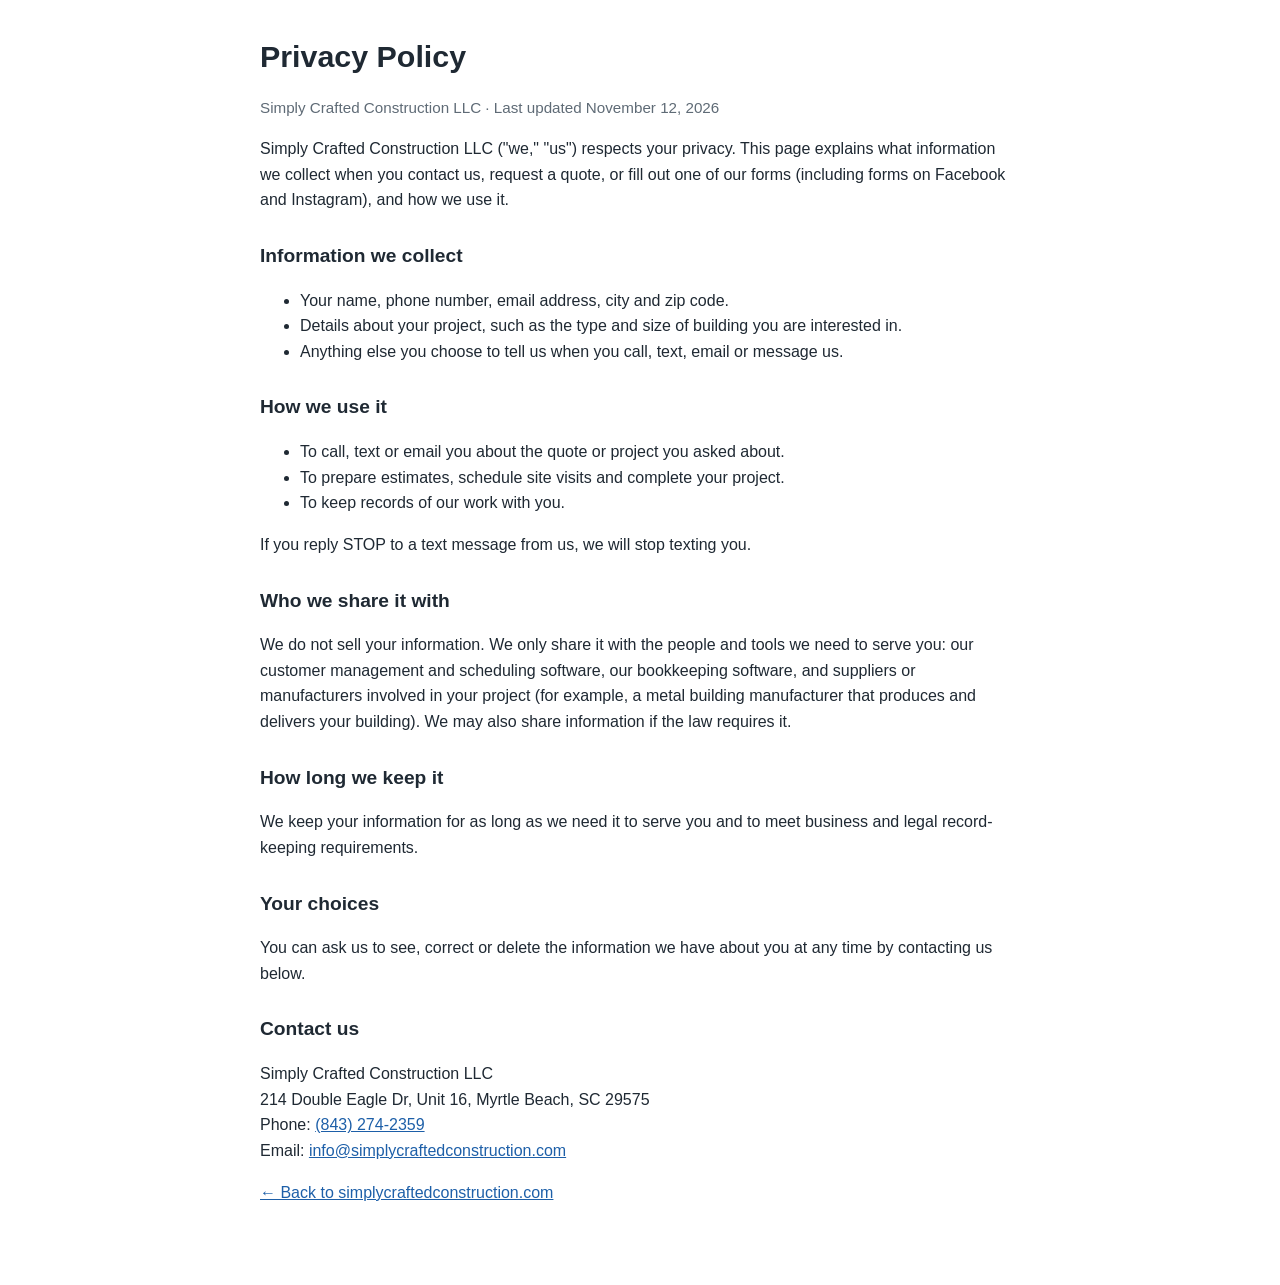
<file: privacy.html>
<!doctype html>
<html lang="en">
<head>
<!-- Google tag (Analytics) -->
<script async src="https://www.googletagmanager.com/gtm.js?id=GTM-NZPQBCB5"></script>
<script>
  window.dataLayer = window.dataLayer || [];
  function gtag(){dataLayer.push(arguments);}
  gtag('js', new Date());
</script>
<meta charset="utf-8">
<meta name="viewport" content="width=device-width, initial-scale=1">
<title>Privacy Policy | Simply Crafted Construction</title>
<link rel="canonical" href="https://simplycraftedconstruction.com/privacy.html">
<meta name="description" content="Privacy policy for Simply Crafted Construction LLC, Myrtle Beach, SC.">
<style>
  body { margin: 0; background: #ffffff; color: #1f2933; font-family: -apple-system, BlinkMacSystemFont, "Segoe UI", Roboto, Arial, sans-serif; line-height: 1.6; }
  main { max-width: 760px; margin: 0 auto; padding: 32px 16px 64px; }
  h1 { font-size: 1.9rem; margin: 0 0 4px; }
  h2 { font-size: 1.2rem; margin: 28px 0 8px; }
  p, li { font-size: 1rem; }
  .muted { color: #5f6b76; font-size: .95rem; }
  a { color: #1d5fa8; }
</style>
</head>
<body>
<main>
  <h1>Privacy Policy</h1>
  <p class="muted">Simply Crafted Construction LLC &middot; Last updated November 12, 2026</p>

  <p>Simply Crafted Construction LLC ("we," "us") respects your privacy. This page explains what information we collect when you contact us, request a quote, or fill out one of our forms (including forms on Facebook and Instagram), and how we use it.</p>

  <h2>Information we collect</h2>
  <ul>
    <li>Your name, phone number, email address, city and zip code.</li>
    <li>Details about your project, such as the type and size of building you are interested in.</li>
    <li>Anything else you choose to tell us when you call, text, email or message us.</li>
  </ul>

  <h2>How we use it</h2>
  <ul>
    <li>To call, text or email you about the quote or project you asked about.</li>
    <li>To prepare estimates, schedule site visits and complete your project.</li>
    <li>To keep records of our work with you.</li>
  </ul>
  <p>If you reply STOP to a text message from us, we will stop texting you.</p>

  <h2>Who we share it with</h2>
  <p>We do not sell your information. We only share it with the people and tools we need to serve you: our customer management and scheduling software, our bookkeeping software, and suppliers or manufacturers involved in your project (for example, a metal building manufacturer that produces and delivers your building). We may also share information if the law requires it.</p>

  <h2>How long we keep it</h2>
  <p>We keep your information for as long as we need it to serve you and to meet business and legal record-keeping requirements.</p>

  <h2>Your choices</h2>
  <p>You can ask us to see, correct or delete the information we have about you at any time by contacting us below.</p>

  <h2>Contact us</h2>
  <p>Simply Crafted Construction LLC<br>
  214 Double Eagle Dr, Unit 16, Myrtle Beach, SC 29575<br>
  Phone: <a href="tel:+18432742359">(843) 274-2359</a><br>
  Email: <a href="mailto:info@simplycraftedconstruction.com">info@simplycraftedconstruction.com</a></p>

  <p><a href="/">&larr; Back to simplycraftedconstruction.com</a></p>
</main>
</body>
</html>
</file>
<file: styles.css>
:root {
  --navy: #0c2348;
  --navy-2: #12305f;
  --blue: #1a5bc4;
  --ink: #1d2433;
  --muted: #4a5468;
  --tint: #eaf1fb;
  --line: #dde4ef;
  --white: #fff;
  --radius: 8px;
  --serif: "Libre Baskerville", Georgia, serif;
  --sans: "Source Sans 3", system-ui, -apple-system, "Segoe UI", sans-serif;
}
*, *::before, *::after { box-sizing: border-box; }
html { scroll-behavior: smooth; scroll-padding-top: 80px; }
body { margin: 0; font-family: var(--sans); color: var(--ink); background: var(--white); font-size: 17px; line-height: 1.6; }
img { max-width: 100%; display: block; }
h1, h2, h3 { font-family: var(--serif); color: var(--navy); line-height: 1.2; margin: 0 0 .5em; }
a { color: var(--blue); }
.wrap { max-width: 1160px; margin: 0 auto; padding: 0 24px; }

/* Buttons */
.btn { display: inline-flex; align-items: center; justify-content: center; gap: .5em; background: var(--blue); color: var(--white); font-weight: 700; text-decoration: none; padding: 14px 24px; border-radius: 6px; border: 0; font: 700 16px var(--sans); cursor: pointer; transition: background .15s, transform .15s; }
.btn:hover { background: #134aa3; transform: translateY(-1px); }
.btn-sm { padding: 10px 18px; font-size: 14px; }

/* Header */
.site-header { position: sticky; top: 0; z-index: 50; background: var(--white); border-bottom: 1px solid var(--line); }
.header-inner { display: flex; align-items: center; justify-content: space-between; height: 72px; }
.brand img { height: 54px; width: auto; }
.site-nav { display: flex; align-items: center; gap: 26px; }
.site-nav a { color: var(--navy); text-decoration: none; font-weight: 600; font-size: 15px; }
.site-nav a:not(.btn):hover, .site-nav a.active { color: var(--blue); }
.site-nav a.active { box-shadow: inset 0 -2px 0 var(--blue); padding-bottom: 4px; }
.site-nav .nav-cta { color: var(--white); margin-left: 12px; }
.menu-toggle { display: none; background: none; border: 0; padding: 8px; cursor: pointer; }
.menu-toggle span { display: block; width: 24px; height: 2px; background: var(--navy); margin: 5px 0; }

/* Hero */
.hero { position: relative; color: var(--white); background: var(--navy) url(images/hero.jpg) right center / cover no-repeat; }
.hero::before { content: ""; position: absolute; inset: 0; background: linear-gradient(90deg, rgba(12,35,72,.96) 0%, rgba(12,35,72,.85) 40%, rgba(12,35,72,.25) 75%, rgba(12,35,72,.1) 100%); }
.hero-inner { position: relative; padding: 110px 24px 120px; }
.hero h1 { color: var(--white); font-size: clamp(34px, 5vw, 52px); max-width: 560px; }
.hero p { max-width: 520px; font-size: 18px; margin: 0 0 32px; opacity: .95; }

/* Section shared */
section { padding: 88px 0; }
.eyebrow { text-align: center; text-transform: uppercase; letter-spacing: .16em; color: var(--blue); font-weight: 700; font-size: 13px; margin: 0 0 12px; }
.section-title { text-align: center; font-size: clamp(28px, 3.6vw, 38px); max-width: 640px; margin: 0 auto 20px; }
.section-title::after { content: ""; display: block; width: 52px; height: 3px; background: var(--blue); margin: 20px auto 0; }
.lede { text-align: center; color: var(--muted); max-width: 720px; margin: 0 auto 48px; }

/* Safety cards */
.safety { background: var(--tint); }
.cards { display: grid; grid-template-columns: 1fr 1fr; gap: 24px; }
.card { background: var(--white); border-radius: var(--radius); overflow: hidden; box-shadow: 0 10px 30px rgba(12,35,72,.08); display: flex; flex-direction: column; }
.card img { aspect-ratio: 19 / 10; object-fit: cover; width: 100%; }
.card-body { padding: 28px 28px 32px; display: flex; flex-direction: column; flex: 1; }
.card h3 { font-size: 23px; }
.card p { color: var(--muted); margin: 0 0 18px; }
.checks { list-style: none; padding: 0; margin: 0 0 28px; display: grid; grid-template-columns: 1fr 1fr; gap: 8px 20px; font-size: 15px; }
.checks li { padding-left: 24px; position: relative; }
.checks li::before { content: ""; position: absolute; left: 2px; top: 5px; width: 6px; height: 11px; border: solid var(--blue); border-width: 0 2px 2px 0; transform: rotate(45deg); }
.card .btn { align-self: flex-start; margin-top: auto; }

/* Service tiles */
.tiles { list-style: none; padding: 0; margin: 0; display: grid; grid-template-columns: repeat(6, 1fr); gap: 16px; }
.tiles li { text-align: center; font-weight: 700; color: var(--navy); font-size: 15px; line-height: 1.3; }
.tiles img { aspect-ratio: 4 / 3; object-fit: cover; width: 100%; border-radius: var(--radius); margin-bottom: 12px; }

/* Area band */
.area { background: linear-gradient(120deg, var(--navy) 0%, var(--navy-2) 60%, #1b4a8a 100%); color: var(--white); }
.area-inner { display: grid; grid-template-columns: 1.1fr 1fr; gap: 48px; align-items: center; }
.area h2 { color: var(--white); font-size: clamp(28px, 3.6vw, 36px); }
.area p { opacity: .9; margin: 0 0 28px; max-width: 420px; }
.values { list-style: none; padding: 0; margin: 0; display: grid; grid-template-columns: repeat(3, 1fr); gap: 16px; text-align: center; font-weight: 700; font-size: 15px; }
.values .icon { width: 56px; height: 56px; margin: 0 auto 12px; border: 1.5px solid rgba(255,255,255,.7); border-radius: 50%; display: grid; place-items: center; }
.values svg { width: 24px; height: 24px; fill: none; stroke: var(--white); stroke-width: 1.6; stroke-linejoin: round; stroke-linecap: round; }

/* Gallery */
.gallery { display: grid; grid-template-columns: repeat(4, 1fr); gap: 16px; margin-top: 40px; }
.gallery img { aspect-ratio: 10 / 7; object-fit: cover; width: 100%; border-radius: var(--radius); }

/* Estimate */
.estimate { background: var(--navy); color: var(--white); }
.estimate-inner { display: grid; grid-template-columns: 1fr 1.2fr; gap: 56px; align-items: start; }
.estimate h2 { color: var(--white); font-size: clamp(28px, 3.4vw, 34px); }
.estimate-copy p { opacity: .9; }
.contact-line { font-size: 20px; font-weight: 700; margin-top: 24px; }
.contact-line a { color: var(--white); text-decoration: none; }
.estimate-form { background: var(--white); color: var(--ink); border-radius: var(--radius); padding: 28px; display: grid; grid-template-columns: 1fr 1fr; gap: 16px; }
.estimate-form label { display: flex; flex-direction: column; gap: 6px; font-weight: 600; font-size: 14px; color: var(--navy); }
.estimate-form .full { grid-column: 1 / -1; }
.estimate-form input, .estimate-form select, .estimate-form textarea { font: 16px var(--sans); padding: 11px 12px; border: 1px solid var(--line); border-radius: 6px; background: #fbfcfe; color: var(--ink); }
.estimate-form input:focus, .estimate-form select:focus, .estimate-form textarea:focus { outline: 2px solid var(--blue); border-color: var(--blue); }

/* Footer */
.site-footer { background: var(--navy); color: rgba(255,255,255,.8); border-top: 1px solid rgba(255,255,255,.12); padding: 32px 0; font-size: 14px; }
.footer-inner { display: flex; align-items: center; justify-content: space-between; gap: 24px; flex-wrap: wrap; }
.footer-inner img { height: 56px; width: auto; }
.footer-inner p { margin: 0; }

/* Responsive */
@media (max-width: 1000px) {
  .menu-toggle { display: block; }
  .site-nav { position: absolute; top: 72px; left: 0; right: 0; background: var(--white); flex-direction: column; align-items: stretch; gap: 0; padding: 8px 24px 20px; border-bottom: 1px solid var(--line); display: none; }
  .site-nav.open { display: flex; }
  .site-nav a { padding: 12px 0; border-bottom: 1px solid var(--line); }
  .site-nav a.active { box-shadow: none; }
  .site-nav .nav-cta { margin: 14px 0 0; border: 0; }
  .tiles { grid-template-columns: repeat(3, 1fr); }
  .gallery { grid-template-columns: repeat(2, 1fr); }
  .area-inner, .estimate-inner { grid-template-columns: 1fr; gap: 40px; }
}
@media (max-width: 700px) {
  body { font-size: 16px; }
  .wrap { padding: 0 16px; }
  section { padding: 64px 0; }
  .hero-inner { padding: 72px 16px 80px; }
  .hero::before { background: rgba(12,35,72,.82); }
  .cards { grid-template-columns: 1fr; }
  .checks { grid-template-columns: 1fr; }
  .tiles { grid-template-columns: repeat(2, 1fr); }
  .values { grid-template-columns: 1fr; gap: 24px; }
  .estimate-form { grid-template-columns: 1fr; padding: 20px; }
  .footer-inner { flex-direction: column; text-align: center; }
}

.area .license { font-size: 14px; font-weight: 600; opacity: .8; margin-top: -12px; }
.site-footer a { color: inherit; text-decoration: none; }
.footer-text { text-align: right; display: grid; gap: 4px; }
@media (max-width: 700px) { .footer-text { text-align: center; } }

/* Book Now */
.estimate-form.book-cta{display:block}
.book-cta h3{font-family:var(--serif);color:var(--navy);font-size:1.3rem;margin-bottom:8px}
.book-cta p{color:var(--muted);margin-bottom:18px}
.book-hero{background:var(--navy);color:#fff;padding:56px 0 44px}
.book-hero h1{color:#fff;font-family:var(--serif);font-size:clamp(1.9rem,4vw,2.6rem);line-height:1.15;margin-bottom:12px}
.book-hero p{color:#d3dcec;max-width:600px}
.book-steps{display:grid;grid-template-columns:repeat(3,1fr);gap:16px;margin-top:28px}
.book-steps div{background:rgba(255,255,255,.08);border-left:4px solid var(--blue);border-radius:6px;padding:16px;color:#e6ecf6}
.book-steps b{display:block;color:#fff;font-size:1.05rem;margin-bottom:4px}
.book-main{padding:48px 0 64px;background:var(--tint)}
.book-card{background:#fff;border:1px solid var(--line);border-radius:var(--radius);padding:32px;max-width:720px;margin:0 auto;text-align:center}
.book-card h2{font-family:var(--serif);color:var(--navy);margin-bottom:10px}
.book-card p{color:var(--muted);margin-bottom:22px}
.book-card .small{font-size:.92rem;margin:18px 0 0}
@media(max-width:760px){.book-steps{grid-template-columns:1fr}.book-card{padding:24px 18px}}

/* Scroll animations (see reveal.js) */
.reveal-on [data-reveal] { opacity: 0; transform: translateY(36px); transition: opacity .6s ease-out, transform .8s cubic-bezier(.34, 1.45, .64, 1); will-change: opacity, transform; }
.reveal-on [data-reveal="left"] { transform: translateX(-48px); }
.reveal-on [data-reveal="right"] { transform: translateX(48px); }
.reveal-on [data-reveal="zoom"] { transform: scale(.9); }
.reveal-on [data-reveal].revealed { opacity: 1; transform: none; }
</file>
<file: page.css>
/* Shared styles for the homepage + service pages */
html, body { overflow-x: clip; }
.hero .eyebrow-light { text-transform: uppercase; letter-spacing: .16em; font-weight: 700; font-size: 13px; color: #b9d0f5; margin: 0 0 14px; }
.hero-actions { display: flex; flex-wrap: wrap; gap: 14px; align-items: center; }
.btn-ghost { background: transparent; border: 1.5px solid rgba(255,255,255,.8); }
.btn-ghost:hover { background: rgba(255,255,255,.12); }
.svc-hero .hero-inner { padding: 88px 24px 96px; }
.crumbs { font-size: 14px; color: #b9d0f5; margin: 0 0 10px; }
.crumbs a { color: #dbe7fb; text-decoration: none; }
.feature-grid { display: grid; grid-template-columns: repeat(3, 1fr); gap: 20px; }
.feature { background: var(--white); border: 1px solid var(--line); border-radius: var(--radius); padding: 24px; }
.feature h3 { font-size: 19px; margin-bottom: 8px; }
.feature p { color: var(--muted); font-size: 15px; margin: 0; }
.split { display: grid; grid-template-columns: 1fr 1fr; gap: 40px; align-items: center; }
.split img { border-radius: var(--radius); width: 100%; aspect-ratio: 4/3; object-fit: cover; }
.split h2 { font-size: clamp(26px, 3.2vw, 34px); }
.split p { color: var(--muted); }
.steps { list-style: none; padding: 0; margin: 0; display: grid; grid-template-columns: repeat(3, 1fr); gap: 24px; counter-reset: step; }
.steps li { background: var(--white); border: 1px solid var(--line); border-radius: var(--radius); padding: 26px; counter-increment: step; }
.steps li::before { content: counter(step); display: grid; place-items: center; width: 40px; height: 40px; border-radius: 50%; background: var(--blue); color: #fff; font-weight: 700; margin-bottom: 14px; }
.steps b { display: block; font-family: var(--serif); color: var(--navy); font-size: 19px; margin-bottom: 6px; }
.steps span { color: var(--muted); font-size: 15px; }
.faq { max-width: 820px; margin: 0 auto; }
.faq details { background: var(--white); border: 1px solid var(--line); border-radius: var(--radius); padding: 16px 20px; margin-bottom: 12px; }
.faq summary { font-weight: 700; color: var(--navy); cursor: pointer; }
.faq p { color: var(--muted); margin: 10px 0 0; }
.towns { text-align: center; color: var(--muted); max-width: 760px; margin: 0 auto; }
@media (max-width: 1000px) { .feature-grid, .steps, .split { grid-template-columns: 1fr; } }
</file>
